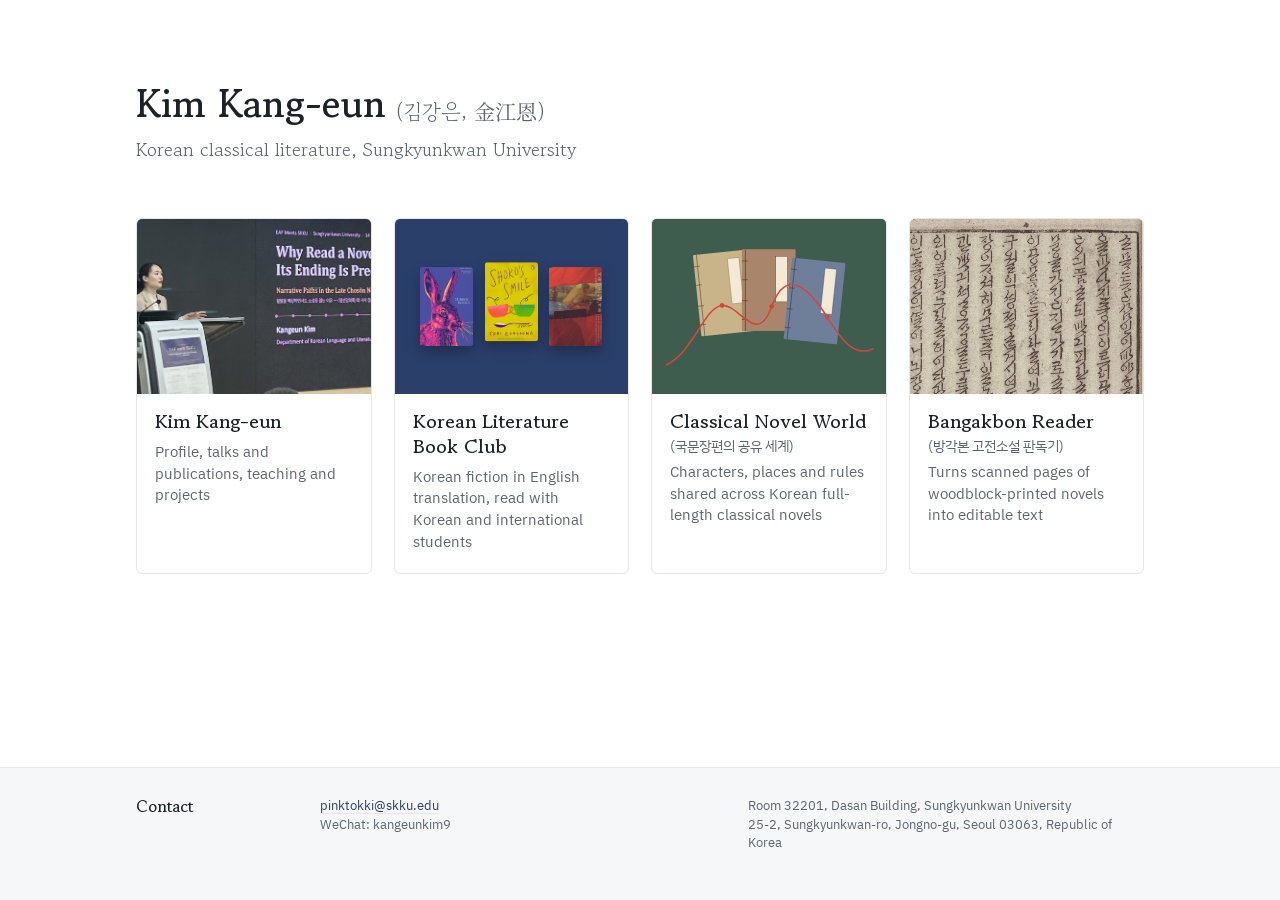
<file: index.html>
<!doctype html>
<html lang="en">
<head>
<meta charset="utf-8">
<meta name="viewport" content="width=device-width, initial-scale=1">
<title>Kim Kang-eun</title>
<meta name="description" content="Kim Kang-eun (김강은), Korean classical literature at Sungkyunkwan University. Profile, the Korean Literature Book Club, Classical Novel World and Bangakbon Reader.">
<meta property="og:title" content="Kim Kang-eun">
<meta property="og:image" content="https://kangeunkim9.github.io/images/eaf2026.jpg">
<meta property="og:type" content="website">
<link rel="preconnect" href="https://fonts.googleapis.com">
<link rel="preconnect" href="https://fonts.gstatic.com" crossorigin>
<link href="https://fonts.googleapis.com/css2?family=Gowun+Batang:wght@400;700&family=IBM+Plex+Sans+KR:wght@400;500&family=Noto+Serif+KR:wght@400;700&display=swap" rel="stylesheet">
<link rel="stylesheet" href="style.css?v=20261122i">
</head>
<body class="landing">
<main class="hub">
  <header class="hub-head">
    <h1>Kim Kang-eun<span class="name-ko">(김강은, 金江恩)</span></h1>
    <p>Korean classical literature, Sungkyunkwan University</p>
  </header>

  <ul class="tiles">
    <li>
      <a class="tile" href="about.html">
        <span class="tile-art art-photo"><img src="images/eaf2026.jpg" alt=""></span>
        <span class="tile-text">
          <span class="tile-title">Kim Kang-eun</span>
          <span class="tile-desc">Profile, talks and publications, teaching and projects</span>
        </span>
      </a>
    </li>
    <li>
      <a class="tile" href="book-club.html">
        <span class="tile-art art-books">
          <img src="images/books/cursed-bunny.jpg" alt="">
          <img src="images/books/shokos-smile.jpg" alt="">
          <img src="images/books/seoul-1964-winter.jpg" alt="">
        </span>
        <span class="tile-text">
          <span class="tile-title">Korean Literature Book Club</span>
          <span class="tile-desc">Korean fiction in English translation, read with Korean and international students</span>
        </span>
      </a>
    </li>
    <li>
      <a class="tile" href="https://kangeunkim9.github.io/classic-novel-db/#world">
        <span class="tile-art art-world" aria-hidden="true">
          <svg viewBox="0 0 400 300" preserveAspectRatio="xMidYMid meet">
            <rect width="400" height="300" fill="#3f5d4f"/>
            <g transform="translate(70 62) rotate(-6)">
              <rect width="92" height="140" rx="2" fill="#c9b48a"/><rect x="58" y="12" width="20" height="78" fill="#f3ead6" stroke="#8a7656" stroke-width=".8"/>
              <g stroke="#6b5a45" stroke-width="1.2"><path d="M6 0v140"/><path d="M0 20h10M0 52h10M0 88h10M0 120h10"/></g>
            </g>
            <g transform="translate(154 52)">
              <rect width="92" height="140" rx="2" fill="#a9866b"/><rect x="58" y="12" width="20" height="78" fill="#f3ead6" stroke="#6b4a2a" stroke-width=".8"/>
              <g stroke="#5a3e2b" stroke-width="1.2"><path d="M6 0v140"/><path d="M0 20h10M0 52h10M0 88h10M0 120h10"/></g>
            </g>
            <g transform="translate(240 66) rotate(6)">
              <rect width="92" height="140" rx="2" fill="#6f7f99"/><rect x="58" y="12" width="20" height="78" fill="#f3ead6" stroke="#46526a" stroke-width=".8"/>
              <g stroke="#3c465c" stroke-width="1.2"><path d="M6 0v140"/><path d="M0 20h10M0 52h10M0 88h10M0 120h10"/></g>
            </g>
            <path d="M24 250 C70 230 90 150 120 148 S 180 220 205 150 S 270 120 300 168 S 350 236 380 222" fill="none" stroke="#d2473a" stroke-width="2.6"/>
            <g fill="#d2473a"><circle cx="120" cy="148" r="4"/><circle cx="205" cy="150" r="4"/><circle cx="300" cy="168" r="4"/></g>
          </svg>
        </span>
        <span class="tile-text">
          <span class="tile-title">Classical Novel World<span class="tile-ko">(국문장편의 공유 세계)</span></span>
          <span class="tile-desc">Characters, places and rules shared across Korean full-length classical novels</span>
        </span>
      </a>
    </li>
    <li>
      <a class="tile" href="https://kangeunkim9.github.io/bangakbon-reader/">
        <span class="tile-art art-photo"><img src="images/bangakbon-sample.jpg" alt="A page of the woodblock-printed novel Geumhyang-jeonggi"></span>
        <span class="tile-text">
          <span class="tile-title">Bangakbon Reader<span class="tile-ko">(방각본 고전소설 판독기)</span></span>
          <span class="tile-desc">Turns scanned pages of woodblock-printed novels into editable text</span>
        </span>
      </a>
    </li>
  </ul>
</main>

<footer class="site-footer">
  <div class="inner">
    <h2>Contact</h2>
    <div>
      <p><a href="mailto:pinktokki@skku.edu">pinktokki@skku.edu</a></p>
      <p>WeChat: kangeunkim9</p>
    </div>
    <div>
      <p>Room 32201, Dasan Building, Sungkyunkwan University</p>
      <p>25-2, Sungkyunkwan-ro, Jongno-gu, Seoul 03063, Republic of Korea</p>
    </div>
  </div>
</footer>
</body>
</html>
</file>
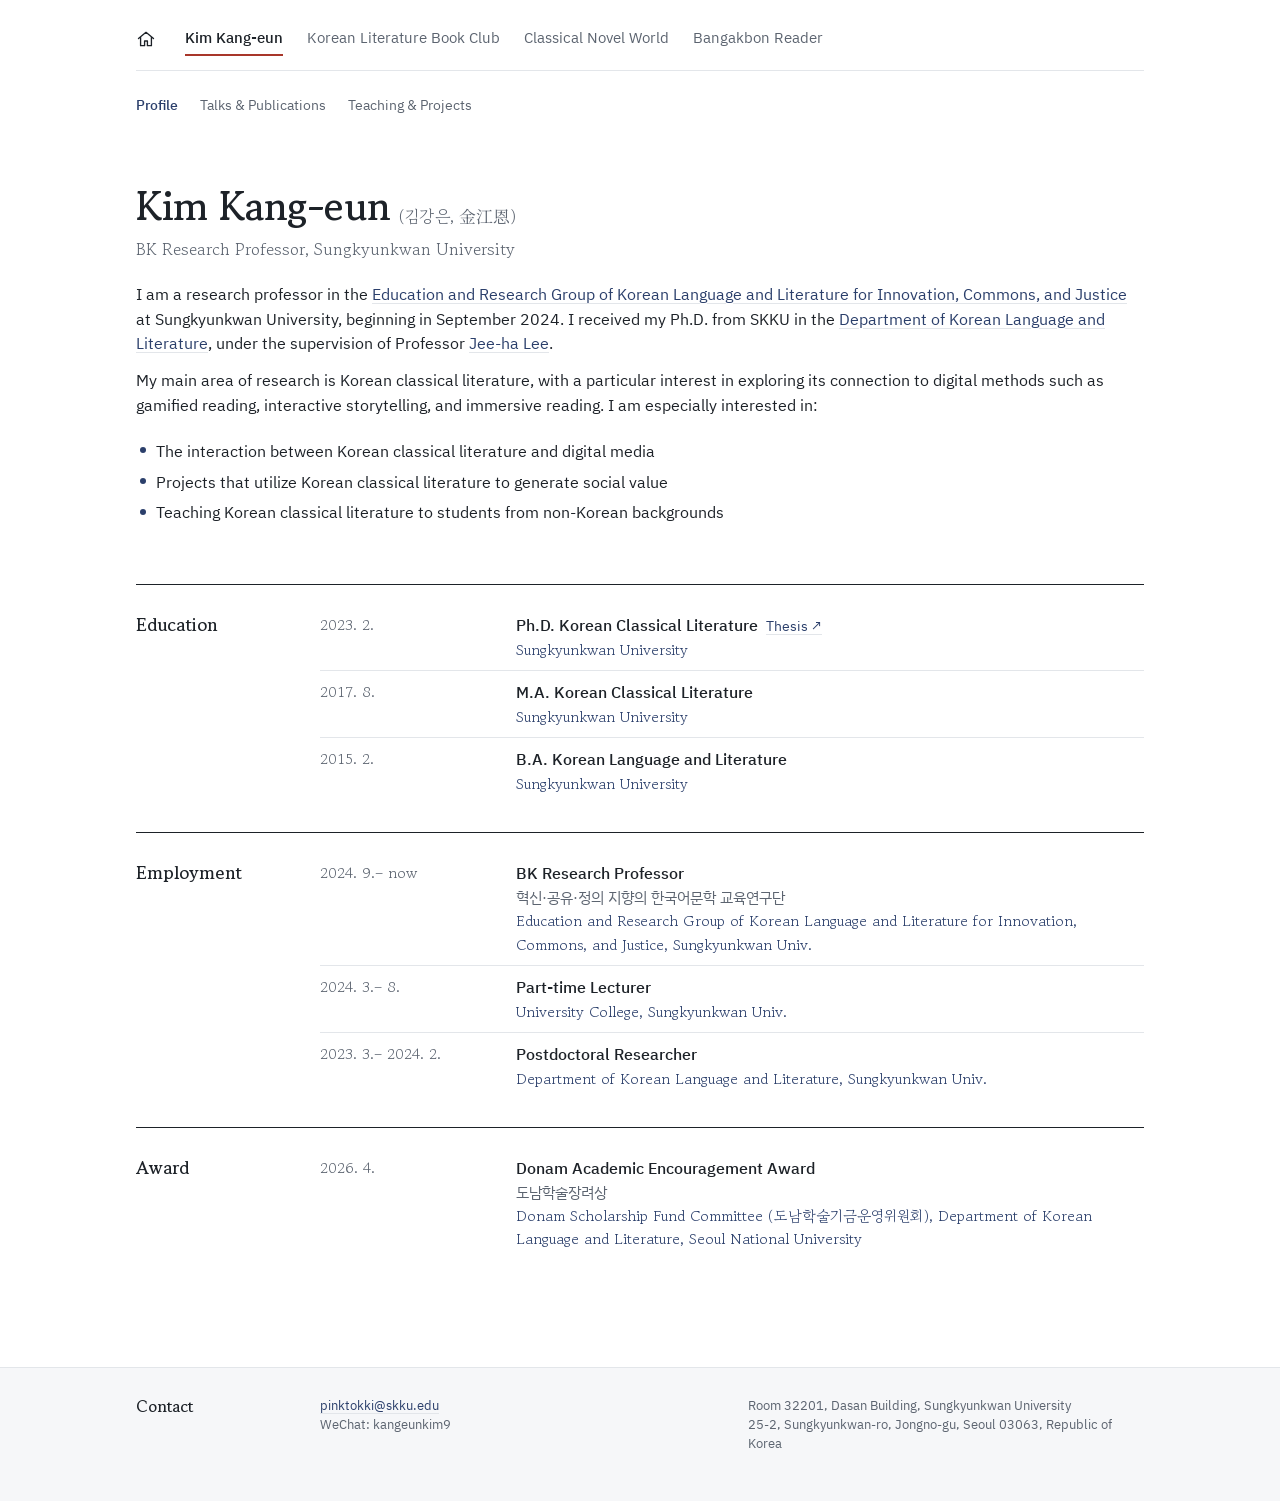
<file: about.html>
<!doctype html>
<html lang="en">
<head>
<meta charset="utf-8">
<meta name="viewport" content="width=device-width, initial-scale=1">
<title>Profile · Kim Kang-eun</title>
<meta name="description" content="Kim Kang-eun (김강은), BK Research Professor in Korean classical literature at Sungkyunkwan University.">
<meta property="og:title" content="Profile · Kim Kang-eun">
<meta property="og:image" content="https://kangeunkim9.github.io/images/eaf2026.jpg">
<meta property="og:type" content="website">
<link rel="preconnect" href="https://fonts.googleapis.com">
<link rel="preconnect" href="https://fonts.gstatic.com" crossorigin>
<link href="https://fonts.googleapis.com/css2?family=Gowun+Batang:wght@400;700&family=IBM+Plex+Sans+KR:wght@400;500&family=Noto+Serif+KR:wght@400;700&display=swap" rel="stylesheet">
<link rel="stylesheet" href="style.css?v=20261122i">
</head>
<body>
<header class="site-header">
  <div class="inner">
    <a class="home-link" href="./" aria-label="Main page" title="Main page"><svg viewBox="0 0 24 24" width="20" height="20" aria-hidden="true"><path d="M3 11.5 12 4l9 7.5M5.5 9.8V20h4.8v-5.6h3.4V20h4.8V9.8" fill="none" stroke="currentColor" stroke-width="1.6" stroke-linejoin="round" stroke-linecap="round"/></svg></a>
    <nav class="site-nav" aria-label="Main">
      <a href="about.html" aria-current="page">Kim Kang-eun</a>
      <a href="book-club.html">Korean Literature Book Club</a>
      <a href="https://kangeunkim9.github.io/classic-novel-db/#world">Classical Novel World</a>
      <a href="https://kangeunkim9.github.io/bangakbon-reader/">Bangakbon Reader</a>
    </nav>
  </div>
  <nav class="sub-nav inner" aria-label="Kim Kang-eun">
    <a href="about.html" aria-current="page">Profile</a>
    <a href="publications.html">Talks &amp; Publications</a>
    <a href="teaching.html">Teaching &amp; Projects</a>
  </nav>
</header>
<main class="home">
  <section class="hero no-photo">
    <div class="intro">
      <h1>Kim Kang-eun<span class="name-ko">(김강은, 金江恩)</span></h1>
      <p class="role">BK Research Professor, Sungkyunkwan University</p>
      <p>I am a research professor in the <a href="https://bk21four.skku.edu/bk21kr/main/main.jsp">Education and Research Group of Korean Language and Literature for Innovation, Commons, and Justice</a> at Sungkyunkwan University, beginning in September 2024. I received my Ph.D. from SKKU in the <a href="https://skb.skku.edu/korean/index.do">Department of Korean Language and Literature</a>, under the supervision of Professor <a href="https://professor.skku.edu/korean/faculty/faculty.do?mode=view&amp;perId=LZStrEwGwSgjgsg1CsFMBuATAFgEQGYIB7AEsAjAOQHMBeCoA%20&amp;">Jee-ha Lee</a>.</p>
      <p>My main area of research is Korean classical literature, with a particular interest in exploring its connection to digital methods such as gamified reading, interactive storytelling, and immersive reading. I am especially interested in:</p>
      <ul class="interests">
        <li>The interaction between Korean classical literature and digital media</li>
        <li>Projects that utilize Korean classical literature to generate social value</li>
        <li>Teaching Korean classical literature to students from non-Korean backgrounds</li>
      </ul>
    </div>
  </section>
  <section class="section">
    <h2>Education</h2>
    <div class="body">
    <ul class="entries">
      <li class="entry"><span class="when">2023. 2.</span><span class="what"><span class="title">Ph.D. Korean Classical Literature</span> <a class="ext" href="https://drive.google.com/file/d/13fFrlRaGn88kb7BzIPgIdNc3O7aPCyiW/view?usp=sharing">Thesis ↗</a><span class="where">Sungkyunkwan University</span></span></li>
      <li class="entry"><span class="when">2017. 8.</span><span class="what"><span class="title">M.A. Korean Classical Literature</span><span class="where">Sungkyunkwan University</span></span></li>
      <li class="entry"><span class="when">2015. 2.</span><span class="what"><span class="title">B.A. Korean Language and Literature</span><span class="where">Sungkyunkwan University</span></span></li>
    </ul>
    </div>
  </section>
  <section class="section">
    <h2>Employment</h2>
    <div class="body">
    <ul class="entries">
      <li class="entry"><span class="when">2024. 9.– now</span><span class="what"><span class="title">BK Research Professor</span><span class="ko">혁신·공유·정의 지향의 한국어문학 교육연구단</span><span class="where">Education and Research Group of Korean Language and Literature for Innovation, Commons, and Justice, Sungkyunkwan Univ.</span></span></li>
      <li class="entry"><span class="when">2024. 3.– 8.</span><span class="what"><span class="title">Part-time Lecturer</span><span class="where">University College, Sungkyunkwan Univ.</span></span></li>
      <li class="entry"><span class="when">2023. 3.– 2024. 2.</span><span class="what"><span class="title">Postdoctoral Researcher</span><span class="where">Department of Korean Language and Literature, Sungkyunkwan Univ.</span></span></li>
    </ul>
    </div>
  </section>
  <section class="section">
    <h2>Award</h2>
    <div class="body">
    <ul class="entries">
      <li class="entry"><span class="when">2026. 4.</span><span class="what"><span class="title">Donam Academic Encouragement Award</span><span class="ko">도남학술장려상</span><span class="where">Donam Scholarship Fund Committee (도남학술기금운영위원회), Department of Korean Language and Literature, Seoul National University</span></span></li>
    </ul>
    </div>
  </section>
</main>

<footer class="site-footer">
  <div class="inner">
    <h2>Contact</h2>
    <div>
      <p><a href="mailto:pinktokki@skku.edu">pinktokki@skku.edu</a></p>
      <p>WeChat: kangeunkim9</p>
    </div>
    <div>
      <p>Room 32201, Dasan Building, Sungkyunkwan University</p>
      <p>25-2, Sungkyunkwan-ro, Jongno-gu, Seoul 03063, Republic of Korea</p>
    </div>
  </div>
</footer>
</body>
</html>
</file>
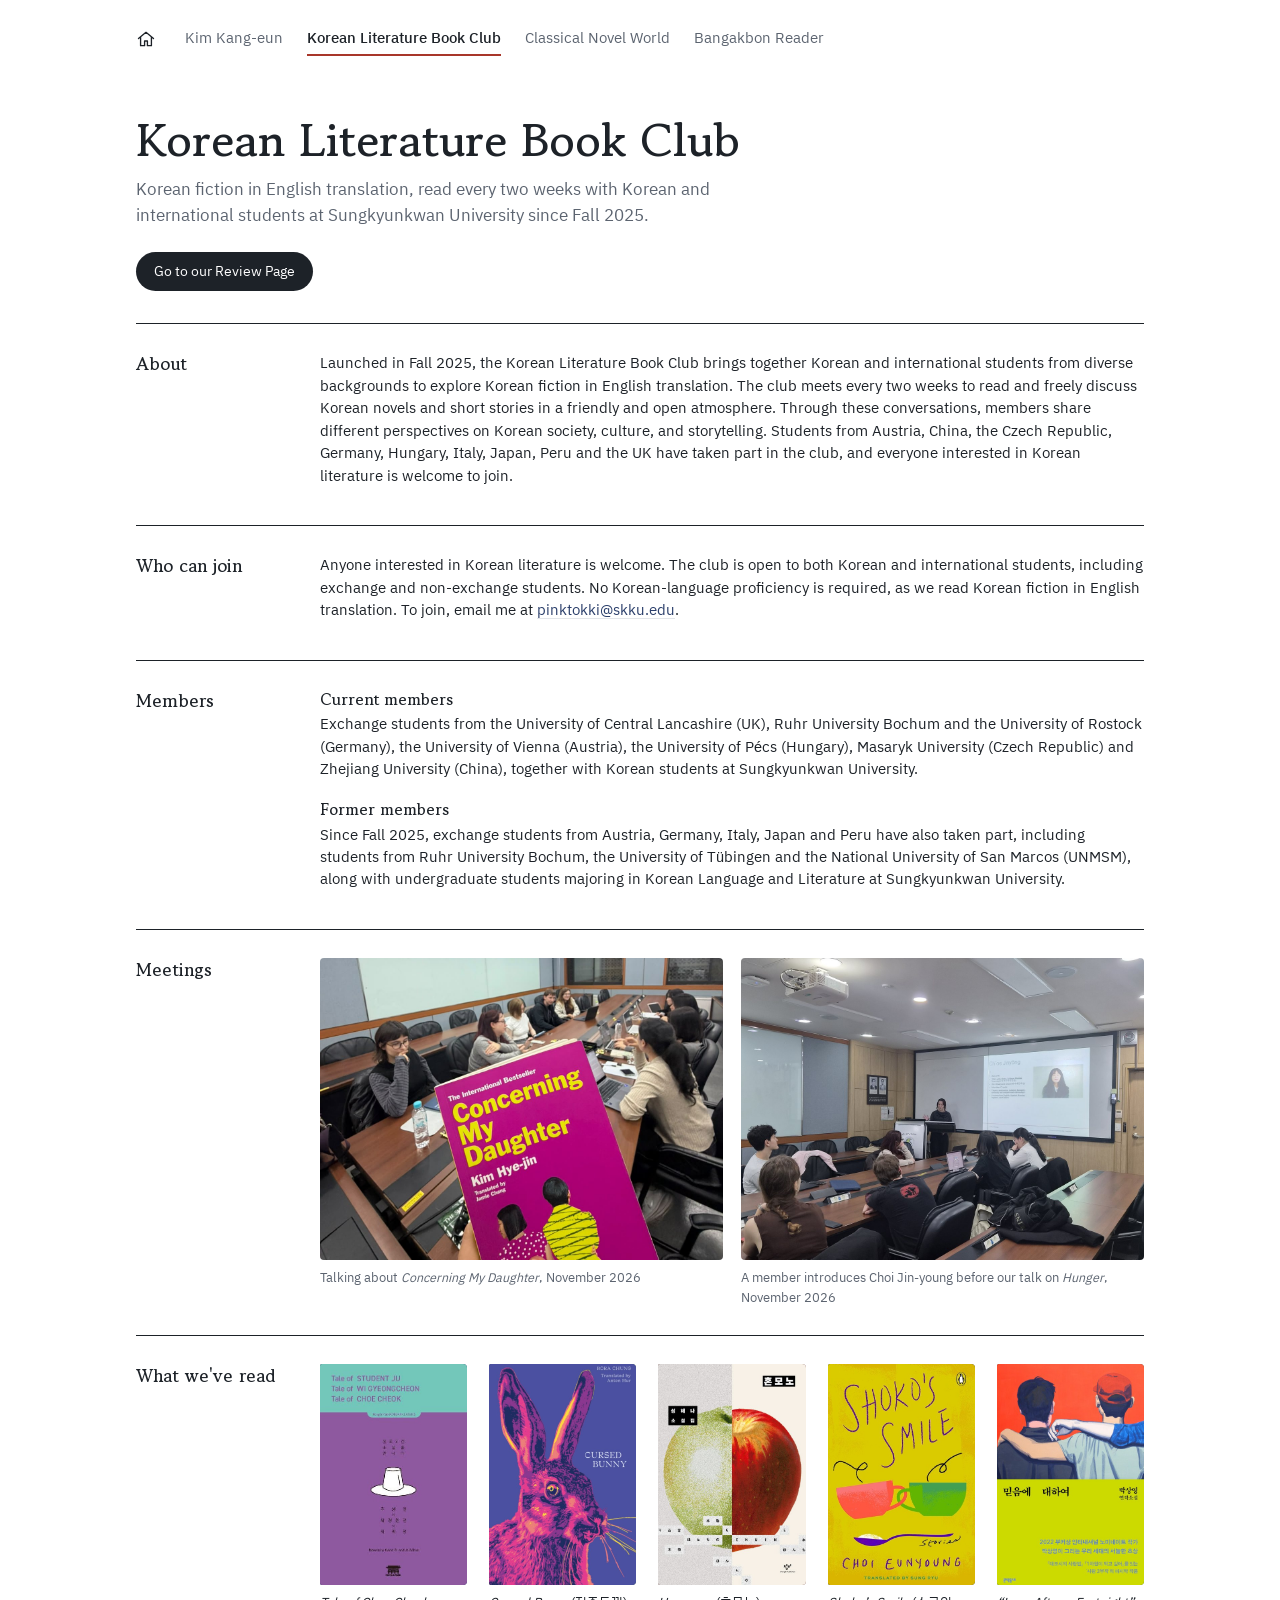
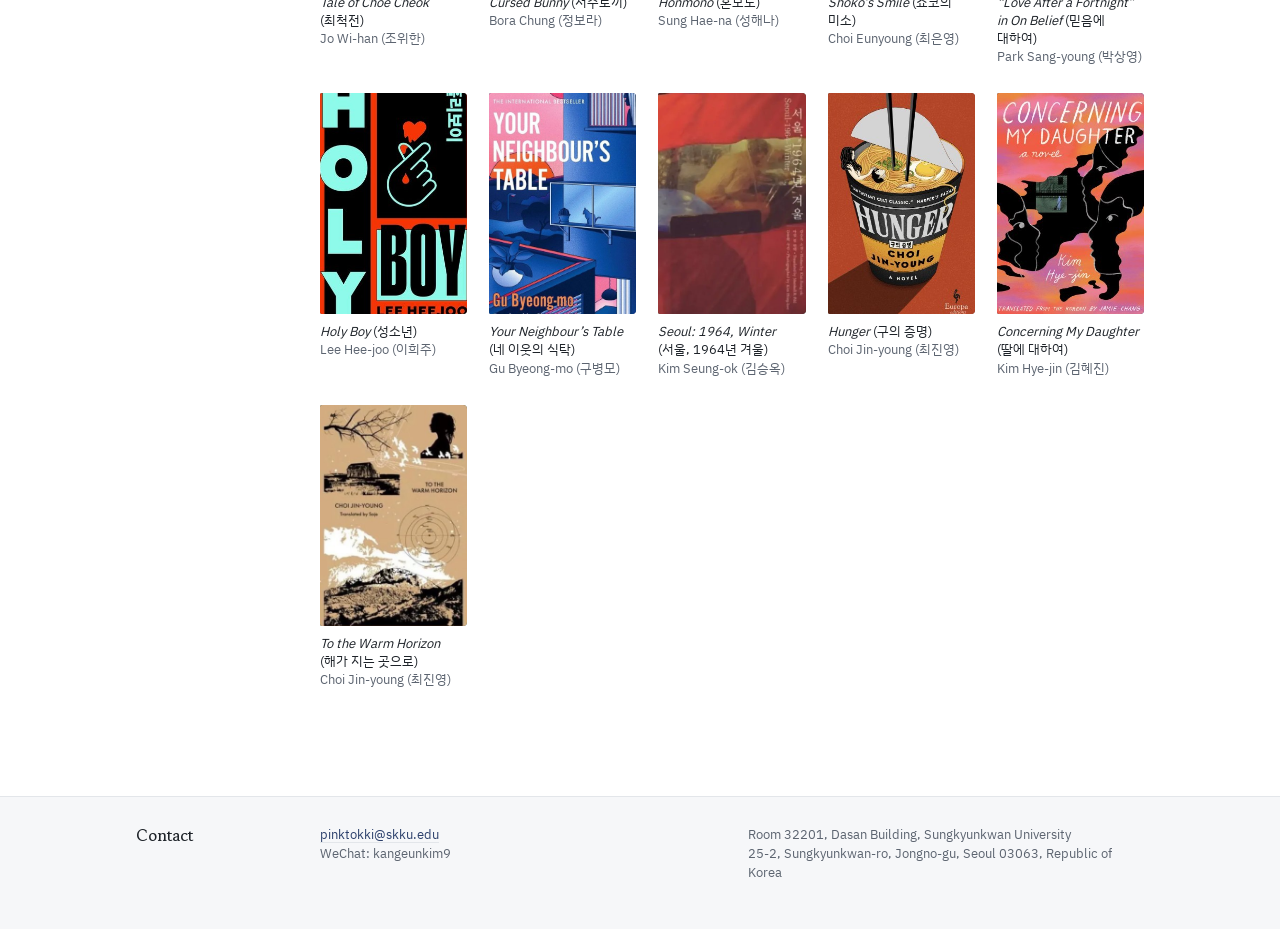
<file: book-club.html>
<!doctype html>
<html lang="en">
<head>
<meta charset="utf-8">
<meta name="viewport" content="width=device-width, initial-scale=1">
<title>Korean Literature Book Club · Kim Kang-eun</title>
<meta name="description" content="A book club at Sungkyunkwan University reading Korean fiction in English translation with Korean and international students.">
<meta property="og:title" content="Korean Literature Book Club · Kim Kang-eun">
<meta property="og:image" content="https://kangeunkim9.github.io/images/eaf2026.jpg">
<meta property="og:type" content="website">
<link rel="preconnect" href="https://fonts.googleapis.com">
<link rel="preconnect" href="https://fonts.gstatic.com" crossorigin>
<link href="https://fonts.googleapis.com/css2?family=Gowun+Batang:wght@400;700&family=IBM+Plex+Sans+KR:wght@400;500&family=Noto+Serif+KR:wght@400;700&display=swap" rel="stylesheet">
<link rel="stylesheet" href="style.css?v=20261122i">
</head>
<body>
<header class="site-header">
  <div class="inner">
    <a class="home-link" href="./" aria-label="Main page" title="Main page"><svg viewBox="0 0 24 24" width="20" height="20" aria-hidden="true"><path d="M3 11.5 12 4l9 7.5M5.5 9.8V20h4.8v-5.6h3.4V20h4.8V9.8" fill="none" stroke="currentColor" stroke-width="1.6" stroke-linejoin="round" stroke-linecap="round"/></svg></a>
    <nav class="site-nav" aria-label="Main">
      <a href="about.html">Kim Kang-eun</a>
      <a href="book-club.html" aria-current="page">Korean Literature Book Club</a>
      <a href="https://kangeunkim9.github.io/classic-novel-db/#world">Classical Novel World</a>
      <a href="https://kangeunkim9.github.io/bangakbon-reader/">Bangakbon Reader</a>
    </nav>
  </div>
</header>
<main>
  <h1 class="page-title">Korean Literature Book Club</h1>
  <p class="page-lede">Korean fiction in English translation, read every two weeks with Korean and international students at Sungkyunkwan University since Fall 2025.</p>
  <p class="review-link"><a class="button" href="https://kangeunkim9.github.io/bookclub/">Go to our Review Page</a></p>
  <section class="section">
    <h2>About</h2>
    <div class="body">
      <div class="prose">
        <p>Launched in Fall 2025, the Korean Literature Book Club brings together Korean and international students from diverse backgrounds to explore Korean fiction in English translation. The club meets every two weeks to read and freely discuss Korean novels and short stories in a friendly and open atmosphere. Through these conversations, members share different perspectives on Korean society, culture, and storytelling. Students from Austria, China, the Czech Republic, Germany, Hungary, Italy, Japan, Peru and the UK have taken part in the club, and everyone interested in Korean literature is welcome to join.</p>
      </div>
    </div>
  </section>
  <section class="section">
    <h2>Who can join</h2>
    <div class="body">
      <div class="prose">
        <p>Anyone interested in Korean literature is welcome. The club is open to both Korean and international students, including exchange and non-exchange students. No Korean-language proficiency is required, as we read Korean fiction in English translation. To join, email me at <a href="mailto:pinktokki@skku.edu">pinktokki@skku.edu</a>.</p>
      </div>
    </div>
  </section>
  <section class="section">
    <h2>Members</h2>
    <div class="body">
      <div class="prose">
        <h3>Current members</h3>
        <p>Exchange students from the University of Central Lancashire (UK), Ruhr University Bochum and the University of Rostock (Germany), the University of Vienna (Austria), the University of Pécs (Hungary), Masaryk University (Czech Republic) and Zhejiang University (China), together with Korean students at Sungkyunkwan University.</p>
        <h3>Former members</h3>
        <p>Since Fall 2025, exchange students from Austria, Germany, Italy, Japan and Peru have also taken part, including students from Ruhr University Bochum, the University of Tübingen and the National University of San Marcos (UNMSM), along with undergraduate students majoring in Korean Language and Literature at Sungkyunkwan University.</p>
      </div>
    </div>
  </section>
  <section class="section">
    <h2>Meetings</h2>
    <div class="body">
      <div class="meeting-photos">
        <figure>
          <img src="images/bookclub-daughter-2026.jpg" alt="Book club members around a table, with a copy of Concerning My Daughter in front" loading="lazy">
          <figcaption>Talking about <em>Concerning My Daughter</em>, November 2026</figcaption>
        </figure>
        <figure>
          <img src="images/bookclub-hunger-2026.jpg" alt="A member presenting on the author Choi Jin-young to the book club" loading="lazy">
          <figcaption>A member introduces Choi Jin-young before our talk on <em>Hunger</em>, November 2026</figcaption>
        </figure>
      </div>
    </div>
  </section>
  <section class="section">
    <h2>What we&#x27;ve read</h2>
    <div class="body">
      <div class="books">
        <figure class="book">
          <div class="cover"><img src="images/books/choe-cheok.jpg" alt="Cover of Tale of Choe Cheok" loading="lazy" onerror="if(this.dataset.r){this.src=this.dataset.r;this.removeAttribute('data-r')}else{this.remove()}"><span class="slip">최척전</span></div>
          <figcaption><em>Tale of Choe Cheok</em> (최척전)<br><span class="by">Jo Wi-han (조위한)</span></figcaption>
        </figure>
        <figure class="book">
          <div class="cover"><img src="images/books/cursed-bunny.jpg" alt="Cover of Cursed Bunny" loading="lazy" onerror="if(this.dataset.r){this.src=this.dataset.r;this.removeAttribute('data-r')}else{this.remove()}"><span class="slip">저주토끼</span></div>
          <figcaption><em>Cursed Bunny</em> (저주토끼)<br><span class="by">Bora Chung (정보라)</span></figcaption>
        </figure>
        <figure class="book">
          <div class="cover"><img src="images/books/honmono.jpg" alt="Cover of Honmono" loading="lazy" onerror="if(this.dataset.r){this.src=this.dataset.r;this.removeAttribute('data-r')}else{this.remove()}"><span class="slip">혼모노</span></div>
          <figcaption><em>Honmono</em> (혼모노)<br><span class="by">Sung Hae-na (성해나)</span></figcaption>
        </figure>
        <figure class="book">
          <div class="cover"><img src="images/books/shokos-smile.jpg" alt="Cover of Shoko’s Smile" loading="lazy" onerror="if(this.dataset.r){this.src=this.dataset.r;this.removeAttribute('data-r')}else{this.remove()}"><span class="slip">쇼코의 미소</span></div>
          <figcaption><em>Shoko’s Smile</em> (쇼코의 미소)<br><span class="by">Choi Eunyoung (최은영)</span></figcaption>
        </figure>
        <figure class="book">
          <div class="cover"><img src="images/books/on-belief.jpg" alt="Cover of “Love After a Fortnight” in On Belief" loading="lazy" onerror="if(this.dataset.r){this.src=this.dataset.r;this.removeAttribute('data-r')}else{this.remove()}"><span class="slip">믿음에 대하여</span></div>
          <figcaption><em>“Love After a Fortnight” in On Belief</em> (믿음에 대하여)<br><span class="by">Park Sang-young (박상영)</span></figcaption>
        </figure>
        <figure class="book">
          <div class="cover"><img src="images/books/holy-boy.jpg" alt="Cover of Holy Boy" loading="lazy" onerror="if(this.dataset.r){this.src=this.dataset.r;this.removeAttribute('data-r')}else{this.remove()}"><span class="slip">성소년</span></div>
          <figcaption><em>Holy Boy</em> (성소년)<br><span class="by">Lee Hee-joo (이희주)</span></figcaption>
        </figure>
        <figure class="book">
          <div class="cover"><img src="images/books/neighbours-table.jpg" alt="Cover of Your Neighbour’s Table" loading="lazy" onerror="if(this.dataset.r){this.src=this.dataset.r;this.removeAttribute('data-r')}else{this.remove()}"><span class="slip">네 이웃의 식탁</span></div>
          <figcaption><em>Your Neighbour’s Table</em> (네 이웃의 식탁)<br><span class="by">Gu Byeong-mo (구병모)</span></figcaption>
        </figure>
        <figure class="book">
          <div class="cover"><img src="images/books/seoul-1964-winter.jpg" alt="Cover of Seoul: 1964, Winter" loading="lazy" onerror="if(this.dataset.r){this.src=this.dataset.r;this.removeAttribute('data-r')}else{this.remove()}"><span class="slip">서울 1964년 겨울</span></div>
          <figcaption><em>Seoul: 1964, Winter</em> (서울, 1964년 겨울)<br><span class="by">Kim Seung-ok (김승옥)</span></figcaption>
        </figure>
        <figure class="book">
          <div class="cover"><img src="images/books/hunger.jpg" alt="Cover of Hunger" loading="lazy" onerror="this.remove()"><span class="slip">구의 증명</span></div>
          <figcaption><em>Hunger</em> (구의 증명)<br><span class="by">Choi Jin-young (최진영)</span></figcaption>
        </figure>
        <figure class="book">
          <div class="cover"><img src="images/books/concerning-my-daughter.jpg" alt="Cover of Concerning My Daughter" loading="lazy" onerror="this.remove()"><span class="slip">딸에 대하여</span></div>
          <figcaption><em>Concerning My Daughter</em> (딸에 대하여)<br><span class="by">Kim Hye-jin (김혜진)</span></figcaption>
        </figure>
        <figure class="book">
          <div class="cover"><img src="images/books/to-the-warm-horizon.jpg" alt="Cover of To the Warm Horizon" loading="lazy" onerror="this.remove()"><span class="slip">해가 지는 곳으로</span></div>
          <figcaption><em>To the Warm Horizon</em> (해가 지는 곳으로)<br><span class="by">Choi Jin-young (최진영)</span></figcaption>
        </figure>
      </div>
    </div>
  </section>
</main>

<footer class="site-footer">
  <div class="inner">
    <h2>Contact</h2>
    <div>
      <p><a href="mailto:pinktokki@skku.edu">pinktokki@skku.edu</a></p>
      <p>WeChat: kangeunkim9</p>
    </div>
    <div>
      <p>Room 32201, Dasan Building, Sungkyunkwan University</p>
      <p>25-2, Sungkyunkwan-ro, Jongno-gu, Seoul 03063, Republic of Korea</p>
    </div>
  </div>
</footer>
</body>
</html>
</file>
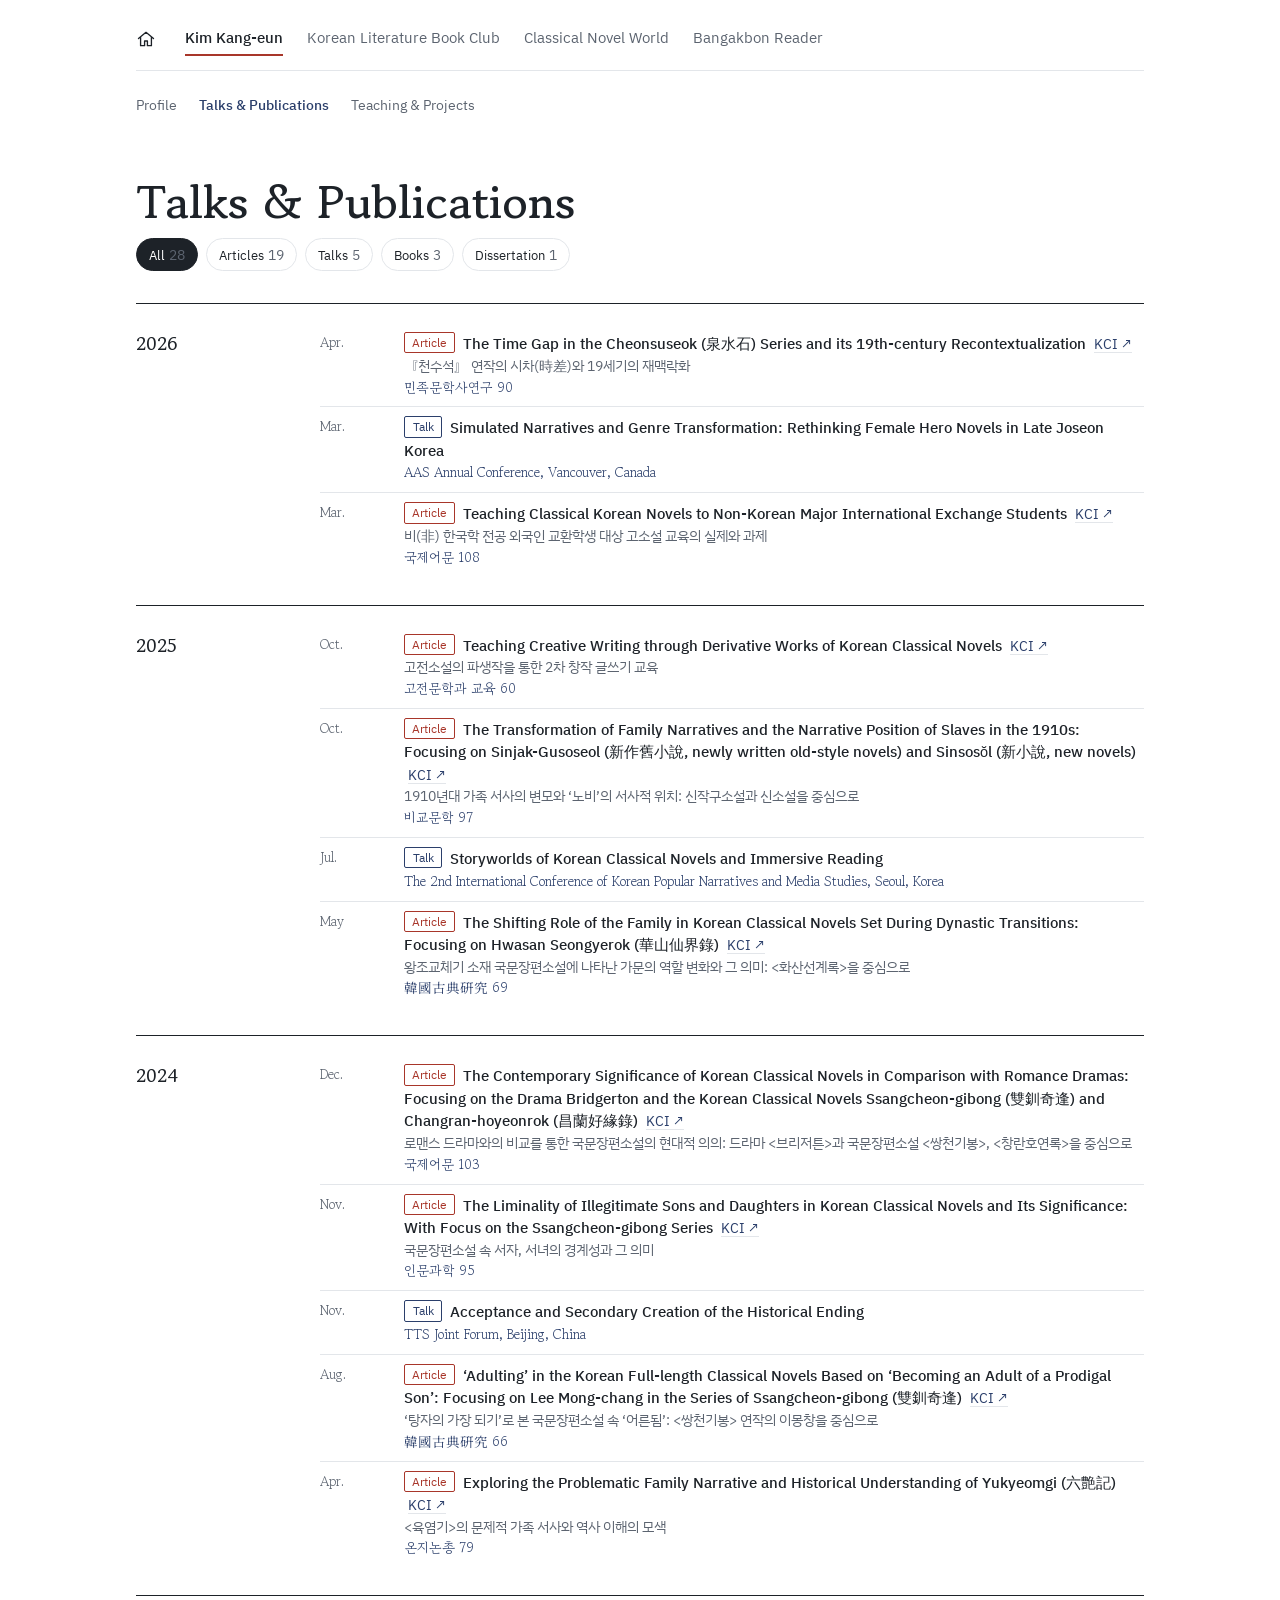
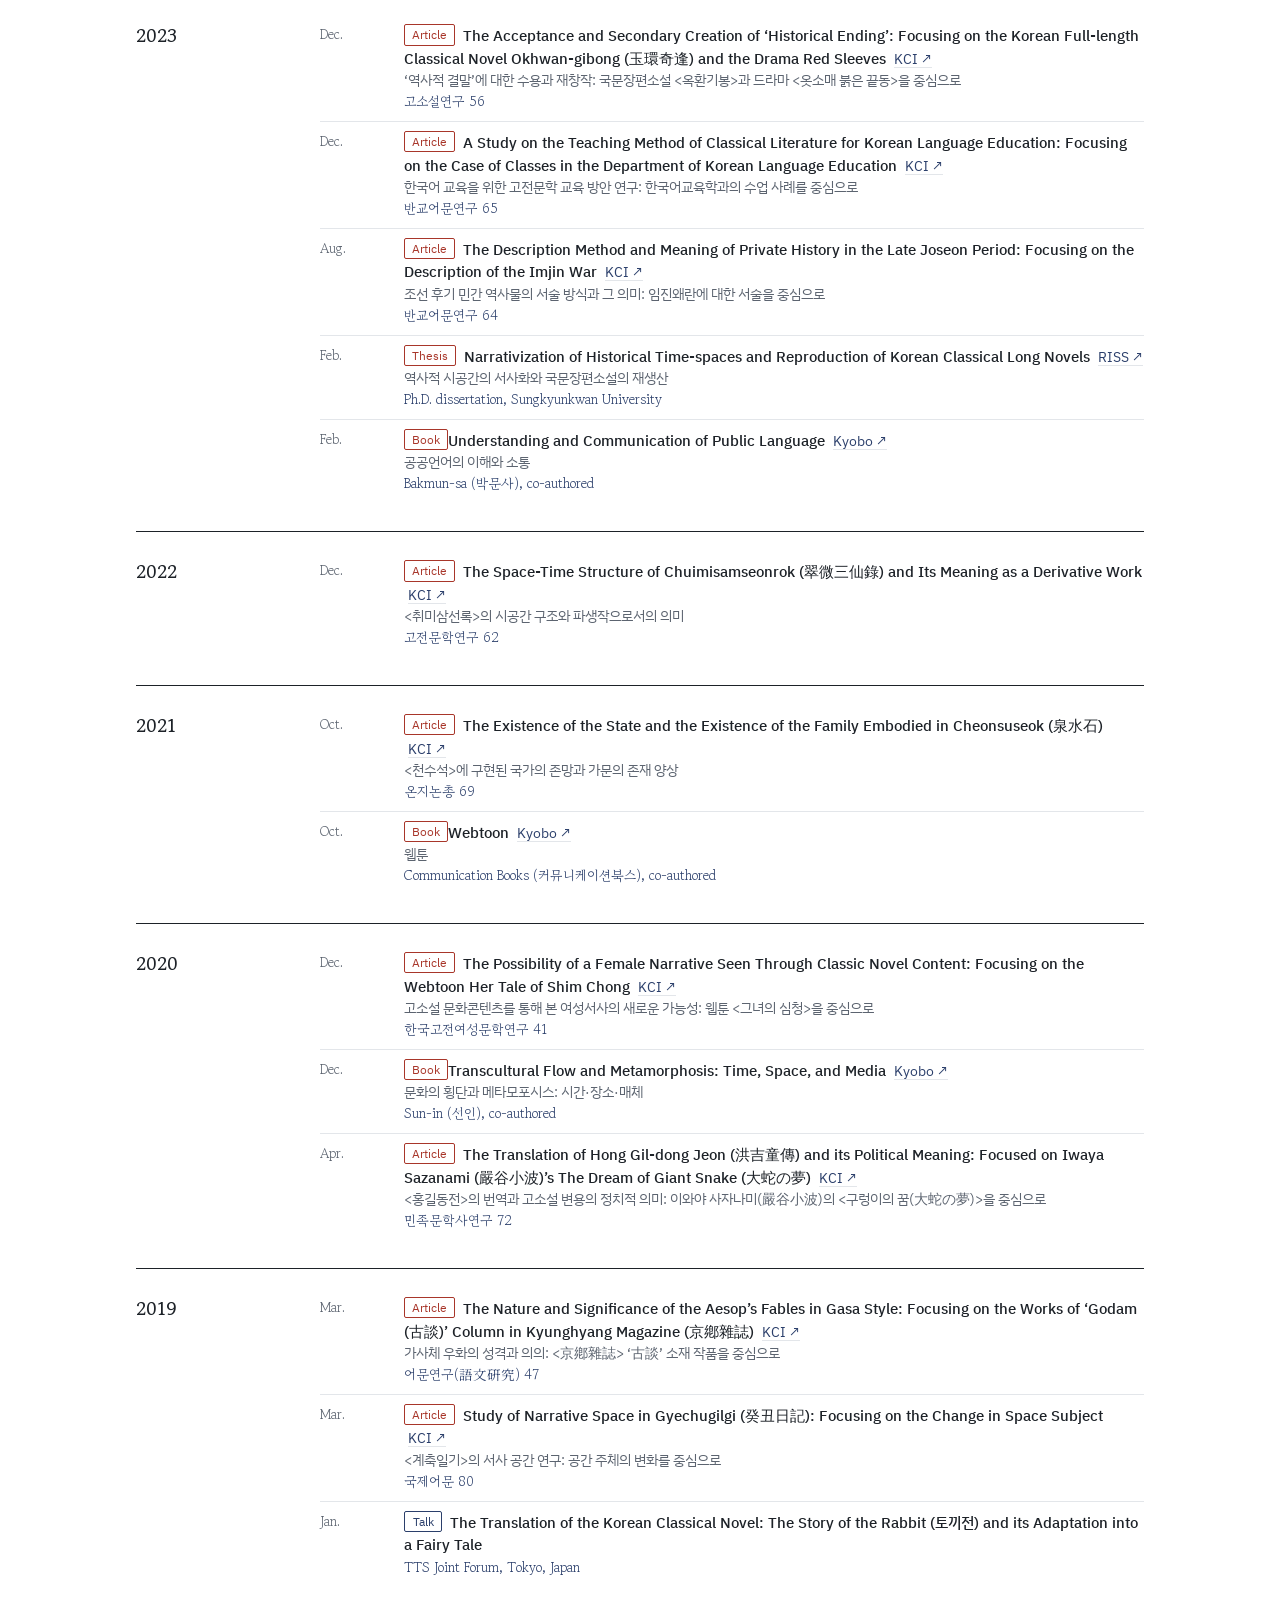
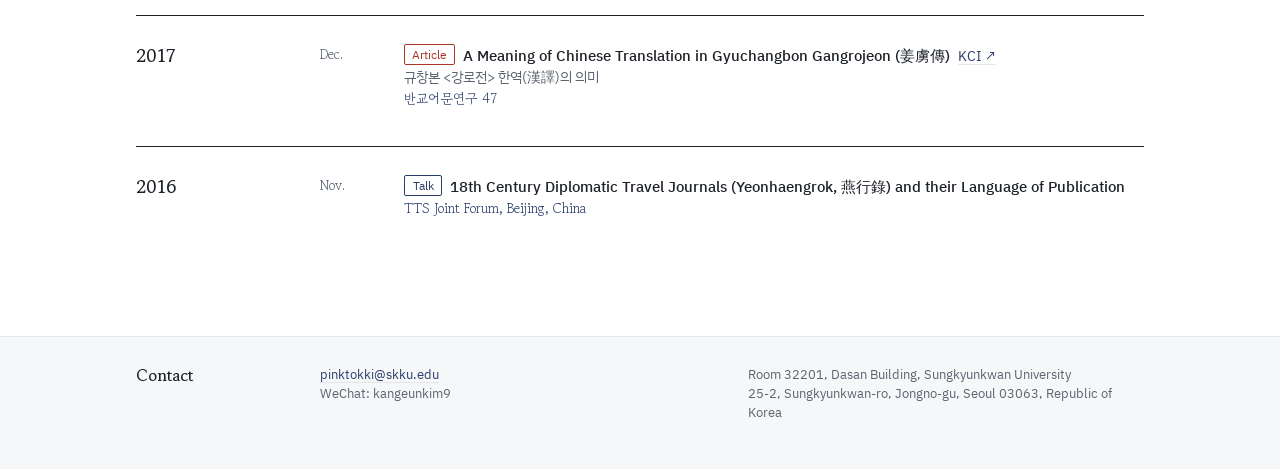
<file: publications.html>
<!doctype html>
<html lang="en">
<head>
<meta charset="utf-8">
<meta name="viewport" content="width=device-width, initial-scale=1">
<title>Talks &amp; Publications · Kim Kang-eun</title>
<meta name="description" content="Journal articles, talks, dissertation and co-authored books by Kim Kang-eun.">
<meta property="og:title" content="Talks &amp; Publications · Kim Kang-eun">
<meta property="og:image" content="https://kangeunkim9.github.io/images/eaf2026.jpg">
<meta property="og:type" content="website">
<link rel="preconnect" href="https://fonts.googleapis.com">
<link rel="preconnect" href="https://fonts.gstatic.com" crossorigin>
<link href="https://fonts.googleapis.com/css2?family=Gowun+Batang:wght@400;700&family=IBM+Plex+Sans+KR:wght@400;500&family=Noto+Serif+KR:wght@400;700&display=swap" rel="stylesheet">
<link rel="stylesheet" href="style.css?v=20261122i">
</head>
<body>
<header class="site-header">
  <div class="inner">
    <a class="home-link" href="./" aria-label="Main page" title="Main page"><svg viewBox="0 0 24 24" width="20" height="20" aria-hidden="true"><path d="M3 11.5 12 4l9 7.5M5.5 9.8V20h4.8v-5.6h3.4V20h4.8V9.8" fill="none" stroke="currentColor" stroke-width="1.6" stroke-linejoin="round" stroke-linecap="round"/></svg></a>
    <nav class="site-nav" aria-label="Main">
      <a href="about.html" aria-current="page">Kim Kang-eun</a>
      <a href="book-club.html">Korean Literature Book Club</a>
      <a href="https://kangeunkim9.github.io/classic-novel-db/#world">Classical Novel World</a>
      <a href="https://kangeunkim9.github.io/bangakbon-reader/">Bangakbon Reader</a>
    </nav>
  </div>
  <nav class="sub-nav inner" aria-label="Kim Kang-eun">
    <a href="about.html">Profile</a>
    <a href="publications.html" aria-current="page">Talks &amp; Publications</a>
    <a href="teaching.html">Teaching &amp; Projects</a>
  </nav>
</header>
<main>
  <h1 class="page-title">Talks &amp; Publications</h1>
  <div class="filter" role="group" aria-label="Show">
    <button type="button" data-filter="all" aria-pressed="true">All<span class="count">28</span></button>
    <button type="button" data-filter="article" aria-pressed="false">Articles<span class="count">19</span></button>
    <button type="button" data-filter="talk" aria-pressed="false">Talks<span class="count">5</span></button>
    <button type="button" data-filter="book" aria-pressed="false">Books<span class="count">3</span></button>
    <button type="button" data-filter="thesis" aria-pressed="false">Dissertation<span class="count">1</span></button>
  </div>
  <section class="section" data-kinds="article talk">
    <h2>2026</h2>
    <div class="body">
    <ul class="entries by-month">
      <li class="entry" data-kind="article"><span class="when">Apr.</span><span class="what"><span class="tag article">Article</span><span class="title">The Time Gap in the Cheonsuseok (泉水石) Series and its 19th-century Recontextualization</span> <a class="ext" href="https://www.kci.go.kr/kciportal/landing/article.kci?arti_id=ART003335802">KCI ↗</a><span class="ko">『천수석』 연작의 시차(時差)와 19세기의 재맥락화</span><span class="where">민족문학사연구 90</span></span></li>
      <li class="entry" data-kind="talk"><span class="when">Mar.</span><span class="what"><span class="tag talk">Talk</span><span class="title">Simulated Narratives and Genre Transformation: Rethinking Female Hero Novels in Late Joseon Korea</span><span class="where">AAS Annual Conference, Vancouver, Canada</span></span></li>
      <li class="entry" data-kind="article"><span class="when">Mar.</span><span class="what"><span class="tag article">Article</span><span class="title">Teaching Classical Korean Novels to Non-Korean Major International Exchange Students</span> <a class="ext" href="https://www.kci.go.kr/kciportal/ci/sereArticleSearch/ciSereArtiView.kci?sereArticleSearchBean.artiId=ART003325470">KCI ↗</a><span class="ko">비(非) 한국학 전공 외국인 교환학생 대상 고소설 교육의 실제와 과제</span><span class="where">국제어문 108</span></span></li>
    </ul>
    </div>
  </section>
  <section class="section" data-kinds="article talk">
    <h2>2025</h2>
    <div class="body">
    <ul class="entries by-month">
      <li class="entry" data-kind="article"><span class="when">Oct.</span><span class="what"><span class="tag article">Article</span><span class="title">Teaching Creative Writing through Derivative Works of Korean Classical Novels</span> <a class="ext" href="https://www.kci.go.kr/kciportal/ci/sereArticleSearch/ciSereArtiView.kci?sereArticleSearchBean.artiId=ART003261616">KCI ↗</a><span class="ko">고전소설의 파생작을 통한 2차 창작 글쓰기 교육</span><span class="where">고전문학과 교육 60</span></span></li>
      <li class="entry" data-kind="article"><span class="when">Oct.</span><span class="what"><span class="tag article">Article</span><span class="title">The Transformation of Family Narratives and the Narrative Position of Slaves in the 1910s: Focusing on Sinjak-Gusoseol (新作舊小說, newly written old-style novels) and Sinsosŏl (新小說, new novels)</span> <a class="ext" href="https://www.kci.go.kr/kciportal/ci/sereArticleSearch/ciSereArtiView.kci?sereArticleSearchBean.artiId=ART003263441">KCI ↗</a><span class="ko">1910년대 가족 서사의 변모와 ‘노비’의 서사적 위치: 신작구소설과 신소설을 중심으로</span><span class="where">비교문학 97</span></span></li>
      <li class="entry" data-kind="talk"><span class="when">Jul.</span><span class="what"><span class="tag talk">Talk</span><span class="title">Storyworlds of Korean Classical Novels and Immersive Reading</span><span class="where">The 2nd International Conference of Korean Popular Narratives and Media Studies, Seoul, Korea</span></span></li>
      <li class="entry" data-kind="article"><span class="when">May</span><span class="what"><span class="tag article">Article</span><span class="title">The Shifting Role of the Family in Korean Classical Novels Set During Dynastic Transitions: Focusing on Hwasan Seongyerok (華山仙界錄)</span> <a class="ext" href="https://www.kci.go.kr/kciportal/ci/sereArticleSearch/ciSereArtiView.kci?sereArticleSearchBean.artiId=ART003208988">KCI ↗</a><span class="ko">왕조교체기 소재 국문장편소설에 나타난 가문의 역할 변화와 그 의미: &lt;화산선계록&gt;을 중심으로</span><span class="where">韓國古典硏究 69</span></span></li>
    </ul>
    </div>
  </section>
  <section class="section" data-kinds="article talk">
    <h2>2024</h2>
    <div class="body">
    <ul class="entries by-month">
      <li class="entry" data-kind="article"><span class="when">Dec.</span><span class="what"><span class="tag article">Article</span><span class="title">The Contemporary Significance of Korean Classical Novels in Comparison with Romance Dramas: Focusing on the Drama Bridgerton and the Korean Classical Novels Ssangcheon-gibong (雙釧奇逢) and Changran-hoyeonrok (昌蘭好緣錄)</span> <a class="ext" href="https://www.kci.go.kr/kciportal/ci/sereArticleSearch/ciSereArtiView.kci?sereArticleSearchBean.artiId=ART003165787">KCI ↗</a><span class="ko">로맨스 드라마와의 비교를 통한 국문장편소설의 현대적 의의: 드라마 &lt;브리저튼&gt;과 국문장편소설 &lt;쌍천기봉&gt;, &lt;창란호연록&gt;을 중심으로</span><span class="where">국제어문 103</span></span></li>
      <li class="entry" data-kind="article"><span class="when">Nov.</span><span class="what"><span class="tag article">Article</span><span class="title">The Liminality of Illegitimate Sons and Daughters in Korean Classical Novels and Its Significance: With Focus on the Ssangcheon-gibong Series</span> <a class="ext" href="https://www.kci.go.kr/kciportal/ci/sereArticleSearch/ciSereArtiView.kci?sereArticleSearchBean.artiId=ART003143165">KCI ↗</a><span class="ko">국문장편소설 속 서자, 서녀의 경계성과 그 의미</span><span class="where">인문과학 95</span></span></li>
      <li class="entry" data-kind="talk"><span class="when">Nov.</span><span class="what"><span class="tag talk">Talk</span><span class="title">Acceptance and Secondary Creation of the Historical Ending</span><span class="where">TTS Joint Forum, Beijing, China</span></span></li>
      <li class="entry" data-kind="article"><span class="when">Aug.</span><span class="what"><span class="tag article">Article</span><span class="title">‘Adulting’ in the Korean Full-length Classical Novels Based on ‘Becoming an Adult of a Prodigal Son’: Focusing on Lee Mong-chang in the Series of Ssangcheon-gibong (雙釧奇逢)</span> <a class="ext" href="https://www.kci.go.kr/kciportal/ci/sereArticleSearch/ciSereArtiView.kci?sereArticleSearchBean.artiId=ART003112617">KCI ↗</a><span class="ko">‘탕자의 가장 되기’로 본 국문장편소설 속 ‘어른됨’: &lt;쌍천기봉&gt; 연작의 이몽창을 중심으로</span><span class="where">韓國古典硏究 66</span></span></li>
      <li class="entry" data-kind="article"><span class="when">Apr.</span><span class="what"><span class="tag article">Article</span><span class="title">Exploring the Problematic Family Narrative and Historical Understanding of Yukyeomgi (六艶記)</span> <a class="ext" href="https://www.kci.go.kr/kciportal/ci/sereArticleSearch/ciSereArtiView.kci?sereArticleSearchBean.artiId=ART003074275">KCI ↗</a><span class="ko">&lt;육염기&gt;의 문제적 가족 서사와 역사 이해의 모색</span><span class="where">온지논총 79</span></span></li>
    </ul>
    </div>
  </section>
  <section class="section" data-kinds="article book thesis">
    <h2>2023</h2>
    <div class="body">
    <ul class="entries by-month">
      <li class="entry" data-kind="article"><span class="when">Dec.</span><span class="what"><span class="tag article">Article</span><span class="title">The Acceptance and Secondary Creation of ‘Historical Ending’: Focusing on the Korean Full-length Classical Novel Okhwan-gibong (玉環奇逢) and the Drama Red Sleeves</span> <a class="ext" href="https://www.kci.go.kr/kciportal/ci/sereArticleSearch/ciSereArtiView.kci?sereArticleSearchBean.artiId=ART003045188">KCI ↗</a><span class="ko">‘역사적 결말’에 대한 수용과 재창작: 국문장편소설 &lt;옥환기봉&gt;과 드라마 &lt;옷소매 붉은 끝동&gt;을 중심으로</span><span class="where">고소설연구 56</span></span></li>
      <li class="entry" data-kind="article"><span class="when">Dec.</span><span class="what"><span class="tag article">Article</span><span class="title">A Study on the Teaching Method of Classical Literature for Korean Language Education: Focusing on the Case of Classes in the Department of Korean Language Education</span> <a class="ext" href="https://www.kci.go.kr/kciportal/ci/sereArticleSearch/ciSereArtiView.kci?sereArticleSearchBean.artiId=ART003033225">KCI ↗</a><span class="ko">한국어 교육을 위한 고전문학 교육 방안 연구: 한국어교육학과의 수업 사례를 중심으로</span><span class="where">반교어문연구 65</span></span></li>
      <li class="entry" data-kind="article"><span class="when">Aug.</span><span class="what"><span class="tag article">Article</span><span class="title">The Description Method and Meaning of Private History in the Late Joseon Period: Focusing on the Description of the Imjin War</span> <a class="ext" href="https://www.kci.go.kr/kciportal/ci/sereArticleSearch/ciSereArtiView.kci?sereArticleSearchBean.artiId=ART002989694">KCI ↗</a><span class="ko">조선 후기 민간 역사물의 서술 방식과 그 의미: 임진왜란에 대한 서술을 중심으로</span><span class="where">반교어문연구 64</span></span></li>
      <li class="entry" data-kind="thesis"><span class="when">Feb.</span><span class="what"><span class="tag thesis">Thesis</span><span class="title">Narrativization of Historical Time-spaces and Reproduction of Korean Classical Long Novels</span> <a class="ext" href="https://www.riss.kr/link?id=T16647671">RISS ↗</a><span class="ko">역사적 시공간의 서사화와 국문장편소설의 재생산</span><span class="where">Ph.D. dissertation, Sungkyunkwan University</span></span></li>
      <li class="entry" data-kind="book"><span class="when">Feb.</span><span class="what"><span class="tag book">Book</span><span class="title">Understanding and Communication of Public Language</span> <a class="ext" href="https://product.kyobobook.co.kr/detail/S000201399933">Kyobo ↗</a><span class="ko">공공언어의 이해와 소통</span><span class="where">Bakmun-sa (박문사), co-authored</span></span></li>
    </ul>
    </div>
  </section>
  <section class="section" data-kinds="article">
    <h2>2022</h2>
    <div class="body">
    <ul class="entries by-month">
      <li class="entry" data-kind="article"><span class="when">Dec.</span><span class="what"><span class="tag article">Article</span><span class="title">The Space-Time Structure of Chuimisamseonrok (翠微三仙錄) and Its Meaning as a Derivative Work</span> <a class="ext" href="https://www.kci.go.kr/kciportal/ci/sereArticleSearch/ciSereArtiView.kci?sereArticleSearchBean.artiId=ART002922994">KCI ↗</a><span class="ko">&lt;취미삼선록&gt;의 시공간 구조와 파생작으로서의 의미</span><span class="where">고전문학연구 62</span></span></li>
    </ul>
    </div>
  </section>
  <section class="section" data-kinds="article book">
    <h2>2021</h2>
    <div class="body">
    <ul class="entries by-month">
      <li class="entry" data-kind="article"><span class="when">Oct.</span><span class="what"><span class="tag article">Article</span><span class="title">The Existence of the State and the Existence of the Family Embodied in Cheonsuseok (泉水石)</span> <a class="ext" href="https://www.kci.go.kr/kciportal/ci/sereArticleSearch/ciSereArtiView.kci?sereArticleSearchBean.artiId=ART002773610">KCI ↗</a><span class="ko">&lt;천수석&gt;에 구현된 국가의 존망과 가문의 존재 양상</span><span class="where">온지논총 69</span></span></li>
      <li class="entry" data-kind="book"><span class="when">Oct.</span><span class="what"><span class="tag book">Book</span><span class="title">Webtoon</span> <a class="ext" href="https://product.kyobobook.co.kr/detail/S000200017596">Kyobo ↗</a><span class="ko">웹툰</span><span class="where">Communication Books (커뮤니케이션북스), co-authored</span></span></li>
    </ul>
    </div>
  </section>
  <section class="section" data-kinds="article book">
    <h2>2020</h2>
    <div class="body">
    <ul class="entries by-month">
      <li class="entry" data-kind="article"><span class="when">Dec.</span><span class="what"><span class="tag article">Article</span><span class="title">The Possibility of a Female Narrative Seen Through Classic Novel Content: Focusing on the Webtoon Her Tale of Shim Chong</span> <a class="ext" href="https://www.kci.go.kr/kciportal/ci/sereArticleSearch/ciSereArtiView.kci?sereArticleSearchBean.artiId=ART002662007">KCI ↗</a><span class="ko">고소설 문화콘텐츠를 통해 본 여성서사의 새로운 가능성: 웹툰 &lt;그녀의 심청&gt;을 중심으로</span><span class="where">한국고전여성문학연구 41</span></span></li>
      <li class="entry" data-kind="book"><span class="when">Dec.</span><span class="what"><span class="tag book">Book</span><span class="title">Transcultural Flow and Metamorphosis: Time, Space, and Media</span> <a class="ext" href="https://product.kyobobook.co.kr/detail/S000001794930">Kyobo ↗</a><span class="ko">문화의 횡단과 메타모포시스: 시간·장소·매체</span><span class="where">Sun-in (선인), co-authored</span></span></li>
      <li class="entry" data-kind="article"><span class="when">Apr.</span><span class="what"><span class="tag article">Article</span><span class="title">The Translation of Hong Gil-dong Jeon (洪吉童傳) and its Political Meaning: Focused on Iwaya Sazanami (嚴谷小波)’s The Dream of Giant Snake (大蛇の夢)</span> <a class="ext" href="https://www.kci.go.kr/kciportal/ci/sereArticleSearch/ciSereArtiView.kci?sereArticleSearchBean.artiId=ART002585979">KCI ↗</a><span class="ko">&lt;홍길동전&gt;의 번역과 고소설 변용의 정치적 의미: 이와야 사자나미(嚴谷小波)의 &lt;구렁이의 꿈(大蛇の夢)&gt;을 중심으로</span><span class="where">민족문학사연구 72</span></span></li>
    </ul>
    </div>
  </section>
  <section class="section" data-kinds="article talk">
    <h2>2019</h2>
    <div class="body">
    <ul class="entries by-month">
      <li class="entry" data-kind="article"><span class="when">Mar.</span><span class="what"><span class="tag article">Article</span><span class="title">The Nature and Significance of the Aesop’s Fables in Gasa Style: Focusing on the Works of ‘Godam (古談)’ Column in Kyunghyang Magazine (京鄕雜誌)</span> <a class="ext" href="https://www.kci.go.kr/kciportal/ci/sereArticleSearch/ciSereArtiView.kci?sereArticleSearchBean.artiId=ART002451560">KCI ↗</a><span class="ko">가사체 우화의 성격과 의의: &lt;京鄕雜誌&gt; ‘古談’ 소재 작품을 중심으로</span><span class="where">어문연구(語文硏究) 47</span></span></li>
      <li class="entry" data-kind="article"><span class="when">Mar.</span><span class="what"><span class="tag article">Article</span><span class="title">Study of Narrative Space in Gyechugilgi (癸丑日記): Focusing on the Change in Space Subject</span> <a class="ext" href="https://www.kci.go.kr/kciportal/ci/sereArticleSearch/ciSereArtiView.kci?sereArticleSearchBean.artiId=ART002451588">KCI ↗</a><span class="ko">&lt;계축일기&gt;의 서사 공간 연구: 공간 주체의 변화를 중심으로</span><span class="where">국제어문 80</span></span></li>
      <li class="entry" data-kind="talk"><span class="when">Jan.</span><span class="what"><span class="tag talk">Talk</span><span class="title">The Translation of the Korean Classical Novel: The Story of the Rabbit (토끼전) and its Adaptation into a Fairy Tale</span><span class="where">TTS Joint Forum, Tokyo, Japan</span></span></li>
    </ul>
    </div>
  </section>
  <section class="section" data-kinds="article">
    <h2>2017</h2>
    <div class="body">
    <ul class="entries by-month">
      <li class="entry" data-kind="article"><span class="when">Dec.</span><span class="what"><span class="tag article">Article</span><span class="title">A Meaning of Chinese Translation in Gyuchangbon Gangrojeon (姜虜傳)</span> <a class="ext" href="https://www.kci.go.kr/kciportal/ci/sereArticleSearch/ciSereArtiView.kci?sereArticleSearchBean.artiId=ART002296260">KCI ↗</a><span class="ko">규창본 &lt;강로전&gt; 한역(漢譯)의 의미</span><span class="where">반교어문연구 47</span></span></li>
    </ul>
    </div>
  </section>
  <section class="section" data-kinds="talk">
    <h2>2016</h2>
    <div class="body">
    <ul class="entries by-month">
      <li class="entry" data-kind="talk"><span class="when">Nov.</span><span class="what"><span class="tag talk">Talk</span><span class="title">18th Century Diplomatic Travel Journals (Yeonhaengrok, 燕行錄) and their Language of Publication</span><span class="where">TTS Joint Forum, Beijing, China</span></span></li>
    </ul>
    </div>
  </section>
</main>

<script>
(function () {
  var buttons = document.querySelectorAll('.filter button');
  var sections = document.querySelectorAll('main .section');
  buttons.forEach(function (b) {
    b.addEventListener('click', function () {
      var f = b.getAttribute('data-filter');
      buttons.forEach(function (x) { x.setAttribute('aria-pressed', x === b ? 'true' : 'false'); });
      sections.forEach(function (s) {
        var shown = 0;
        s.querySelectorAll('.entry').forEach(function (li) {
          var ok = f === 'all' || li.getAttribute('data-kind') === f;
          li.hidden = !ok;
          if (ok) shown++;
        });
        s.hidden = shown === 0;
      });
    });
  });
})();
</script>
<footer class="site-footer">
  <div class="inner">
    <h2>Contact</h2>
    <div>
      <p><a href="mailto:pinktokki@skku.edu">pinktokki@skku.edu</a></p>
      <p>WeChat: kangeunkim9</p>
    </div>
    <div>
      <p>Room 32201, Dasan Building, Sungkyunkwan University</p>
      <p>25-2, Sungkyunkwan-ro, Jongno-gu, Seoul 03063, Republic of Korea</p>
    </div>
  </div>
</footer>
</body>
</html>
</file>
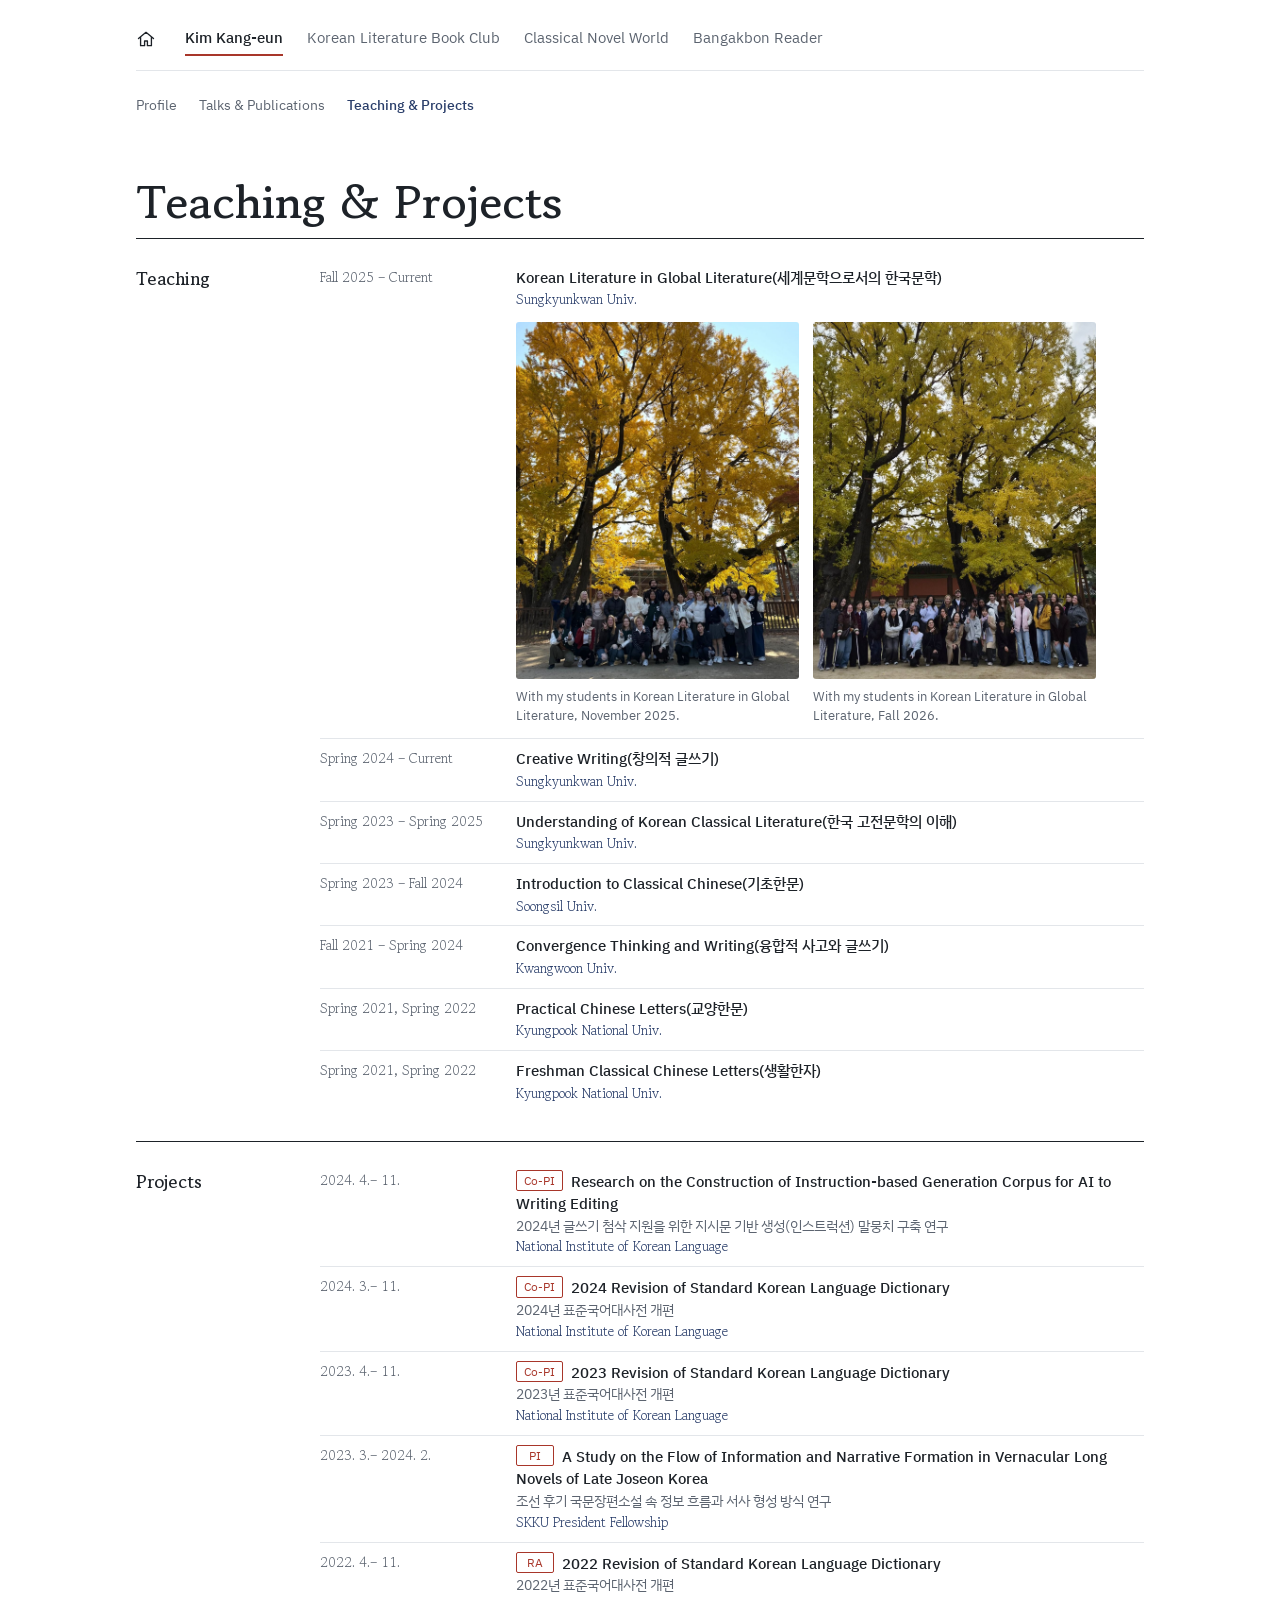
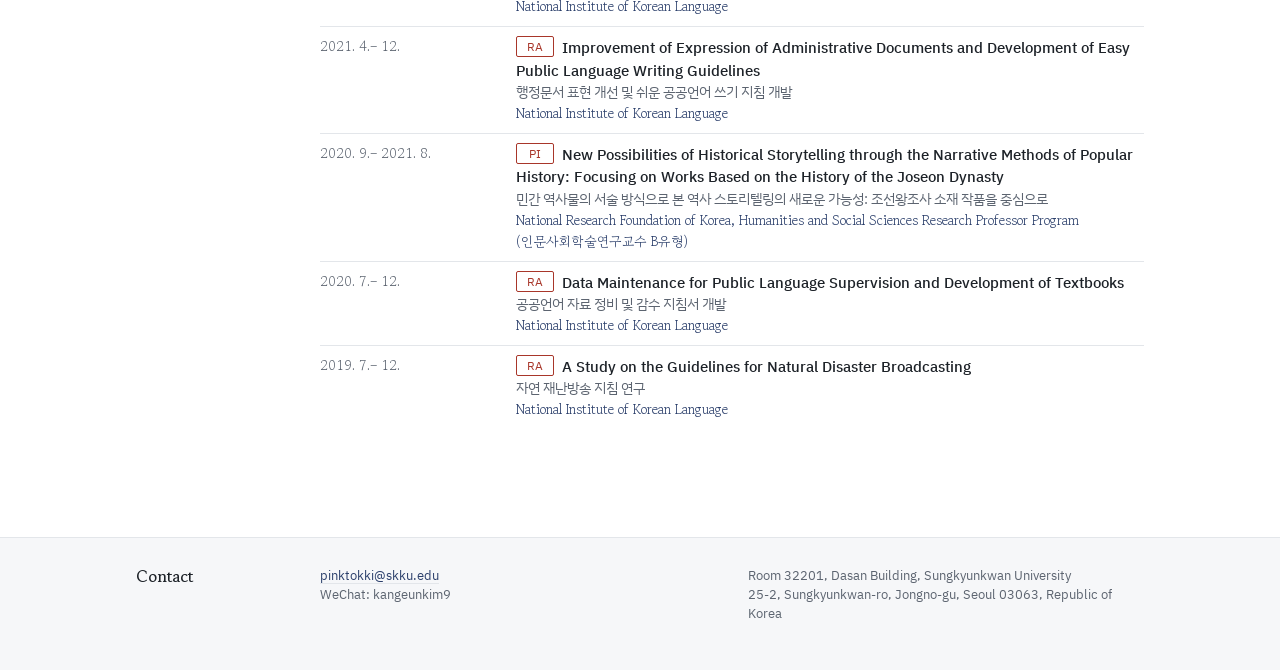
<file: teaching.html>
<!doctype html>
<html lang="en">
<head>
<meta charset="utf-8">
<meta name="viewport" content="width=device-width, initial-scale=1">
<title>Teaching &amp; Projects · Kim Kang-eun</title>
<meta name="description" content="Courses taught and research projects of Kim Kang-eun.">
<meta property="og:title" content="Teaching &amp; Projects · Kim Kang-eun">
<meta property="og:image" content="https://kangeunkim9.github.io/images/eaf2026.jpg">
<meta property="og:type" content="website">
<link rel="preconnect" href="https://fonts.googleapis.com">
<link rel="preconnect" href="https://fonts.gstatic.com" crossorigin>
<link href="https://fonts.googleapis.com/css2?family=Gowun+Batang:wght@400;700&family=IBM+Plex+Sans+KR:wght@400;500&family=Noto+Serif+KR:wght@400;700&display=swap" rel="stylesheet">
<link rel="stylesheet" href="style.css?v=20261122i">
</head>
<body>
<header class="site-header">
  <div class="inner">
    <a class="home-link" href="./" aria-label="Main page" title="Main page"><svg viewBox="0 0 24 24" width="20" height="20" aria-hidden="true"><path d="M3 11.5 12 4l9 7.5M5.5 9.8V20h4.8v-5.6h3.4V20h4.8V9.8" fill="none" stroke="currentColor" stroke-width="1.6" stroke-linejoin="round" stroke-linecap="round"/></svg></a>
    <nav class="site-nav" aria-label="Main">
      <a href="about.html" aria-current="page">Kim Kang-eun</a>
      <a href="book-club.html">Korean Literature Book Club</a>
      <a href="https://kangeunkim9.github.io/classic-novel-db/#world">Classical Novel World</a>
      <a href="https://kangeunkim9.github.io/bangakbon-reader/">Bangakbon Reader</a>
    </nav>
  </div>
  <nav class="sub-nav inner" aria-label="Kim Kang-eun">
    <a href="about.html">Profile</a>
    <a href="publications.html">Talks &amp; Publications</a>
    <a href="teaching.html" aria-current="page">Teaching &amp; Projects</a>
  </nav>
</header>
<main>
  <h1 class="page-title">Teaching &amp; Projects</h1>
  <section class="section">
    <h2>Teaching</h2>
    <div class="body">
    <ul class="entries">
      <li class="entry"><span class="when">Fall 2025 – Current</span><span class="what"><span class="title">Korean Literature in Global Literature(세계문학으로서의 한국문학)</span><span class="where">Sungkyunkwan Univ.</span><span class="class-photos"><figure class="class-photo">
          <img src="images/class-2025.jpg" alt="Kim Kang-eun with students of Korean Literature in Global Literature under ginkgo trees" loading="lazy" onerror="this.closest('figure').remove()">
          <figcaption>With my students in Korean Literature in Global Literature, November 2025.</figcaption>
        </figure><figure class="class-photo">
          <img src="images/class-2026.jpg" alt="Kim Kang-eun with students of Korean Literature in Global Literature, Fall 2026, under ginkgo trees" loading="lazy" onerror="this.closest('figure').remove()">
          <figcaption>With my students in Korean Literature in Global Literature, Fall 2026.</figcaption>
        </figure></span></span></li>
      <li class="entry"><span class="when">Spring 2024 – Current</span><span class="what"><span class="title">Creative Writing(창의적 글쓰기)</span><span class="where">Sungkyunkwan Univ.</span></span></li>
      <li class="entry"><span class="when">Spring 2023 – Spring 2025</span><span class="what"><span class="title">Understanding of Korean Classical Literature(한국 고전문학의 이해)</span><span class="where">Sungkyunkwan Univ.</span></span></li>
      <li class="entry"><span class="when">Spring 2023 – Fall 2024</span><span class="what"><span class="title">Introduction to Classical Chinese(기초한문)</span><span class="where">Soongsil Univ.</span></span></li>
      <li class="entry"><span class="when">Fall 2021 – Spring 2024</span><span class="what"><span class="title">Convergence Thinking and Writing(융합적 사고와 글쓰기)</span><span class="where">Kwangwoon Univ.</span></span></li>
      <li class="entry"><span class="when">Spring 2021, Spring 2022</span><span class="what"><span class="title">Practical Chinese Letters(교양한문)</span><span class="where">Kyungpook National Univ.</span></span></li>
      <li class="entry"><span class="when">Spring 2021, Spring 2022</span><span class="what"><span class="title">Freshman Classical Chinese Letters(생활한자)</span><span class="where">Kyungpook National Univ.</span></span></li>
    </ul>
    </div>
  </section>
  <section class="section">
    <h2>Projects</h2>
    <div class="body">
    <ul class="entries">
      <li class="entry"><span class="when">2024. 4.– 11.</span><span class="what"><span class="tag ">Co-PI</span><span class="title">Research on the Construction of Instruction-based Generation Corpus for AI to Writing Editing</span><span class="ko">2024년 글쓰기 첨삭 지원을 위한 지시문 기반 생성(인스트럭션) 말뭉치 구축 연구</span><span class="where">National Institute of Korean Language</span></span></li>
      <li class="entry"><span class="when">2024. 3.– 11.</span><span class="what"><span class="tag ">Co-PI</span><span class="title">2024 Revision of Standard Korean Language Dictionary</span><span class="ko">2024년 표준국어대사전 개편</span><span class="where">National Institute of Korean Language</span></span></li>
      <li class="entry"><span class="when">2023. 4.– 11.</span><span class="what"><span class="tag ">Co-PI</span><span class="title">2023 Revision of Standard Korean Language Dictionary</span><span class="ko">2023년 표준국어대사전 개편</span><span class="where">National Institute of Korean Language</span></span></li>
      <li class="entry"><span class="when">2023. 3.– 2024. 2.</span><span class="what"><span class="tag ">PI</span><span class="title">A Study on the Flow of Information and Narrative Formation in Vernacular Long Novels of Late Joseon Korea</span><span class="ko">조선 후기 국문장편소설 속 정보 흐름과 서사 형성 방식 연구</span><span class="where">SKKU President Fellowship</span></span></li>
      <li class="entry"><span class="when">2022. 4.– 11.</span><span class="what"><span class="tag ">RA</span><span class="title">2022 Revision of Standard Korean Language Dictionary</span><span class="ko">2022년 표준국어대사전 개편</span><span class="where">National Institute of Korean Language</span></span></li>
      <li class="entry"><span class="when">2021. 4.– 12.</span><span class="what"><span class="tag ">RA</span><span class="title">Improvement of Expression of Administrative Documents and Development of Easy Public Language Writing Guidelines</span><span class="ko">행정문서 표현 개선 및 쉬운 공공언어 쓰기 지침 개발</span><span class="where">National Institute of Korean Language</span></span></li>
      <li class="entry"><span class="when">2020. 9.– 2021. 8.</span><span class="what"><span class="tag ">PI</span><span class="title">New Possibilities of Historical Storytelling through the Narrative Methods of Popular History: Focusing on Works Based on the History of the Joseon Dynasty</span><span class="ko">민간 역사물의 서술 방식으로 본 역사 스토리텔링의 새로운 가능성: 조선왕조사 소재 작품을 중심으로</span><span class="where">National Research Foundation of Korea, Humanities and Social Sciences Research Professor Program (인문사회학술연구교수 B유형)</span></span></li>
      <li class="entry"><span class="when">2020. 7.– 12.</span><span class="what"><span class="tag ">RA</span><span class="title">Data Maintenance for Public Language Supervision and Development of Textbooks</span><span class="ko">공공언어 자료 정비 및 감수 지침서 개발</span><span class="where">National Institute of Korean Language</span></span></li>
      <li class="entry"><span class="when">2019. 7.– 12.</span><span class="what"><span class="tag ">RA</span><span class="title">A Study on the Guidelines for Natural Disaster Broadcasting</span><span class="ko">자연 재난방송 지침 연구</span><span class="where">National Institute of Korean Language</span></span></li>
    </ul>
    </div>
  </section>
</main>

<footer class="site-footer">
  <div class="inner">
    <h2>Contact</h2>
    <div>
      <p><a href="mailto:pinktokki@skku.edu">pinktokki@skku.edu</a></p>
      <p>WeChat: kangeunkim9</p>
    </div>
    <div>
      <p>Room 32201, Dasan Building, Sungkyunkwan University</p>
      <p>25-2, Sungkyunkwan-ro, Jongno-gu, Seoul 03063, Republic of Korea</p>
    </div>
  </div>
</footer>
</body>
</html>
</file>
<file: style.css>
/* Kang-eun Kim — palette drawn from celadon paper, ink, indigo dye and seal paste */
:root {
  --paper: #eef1ec;
  --sheet: #f9faf6;
  --ink: #22292d;
  --muted: #5d666a;
  --rule: #c6cfc7;
  --indigo: #2b3f6b;
  --indigo-soft: #dfe4ec;
  --seal: #a8362a;
  --max: 1040px;
  --gutter: 9.5rem;
  --serif: "Gowun Batang", "Noto Serif KR", Georgia, serif;
  --sans: "IBM Plex Sans KR", -apple-system, "Apple SD Gothic Neo", sans-serif;
}
@media (prefers-color-scheme: dark) {
  :root {
    --paper: #161b1e;
    --sheet: #1d2327;
    --ink: #e2e5df;
    --muted: #99a2a5;
    --rule: #333c41;
    --indigo: #a3b6de;
    --indigo-soft: #26304a;
    --seal: #cf6156;
  }
}

* { box-sizing: border-box; }
[hidden] { display: none !important; }
html { -webkit-text-size-adjust: 100%; }
body {
  margin: 0;
  background: var(--paper);
  color: var(--ink);
  font-family: var(--sans);
  font-size: 16px;
  line-height: 1.7;
}
a { color: var(--indigo); text-decoration: underline; text-decoration-color: var(--rule); text-underline-offset: 3px; }
a:hover { text-decoration-color: currentColor; }
a:focus-visible { outline: 2px solid var(--seal); outline-offset: 2px; border-radius: 2px; }
img { max-width: 100%; }

/* ---------- header ---------- */
.site-header .inner {
  max-width: var(--max);
  margin: 0 auto;
  padding: 22px 16px;
  display: flex;
  flex-wrap: wrap;
  align-items: center;
  justify-content: space-between;
  gap: 10px 28px;
}
.brand {
  display: flex;
  align-items: center;
  gap: 10px;
  color: var(--ink);
  text-decoration: none;
  font-family: var(--serif);
  font-size: 1.15rem;
  font-weight: 700;
}
.mini-seal {
  width: 26px; height: 26px;
  display: grid; place-items: center;
  background: var(--seal);
  color: var(--sheet);
  font-family: var(--serif);
  font-size: .8rem;
  border-radius: 3px;
}
.site-nav { display: flex; flex-wrap: wrap; gap: 4px 22px; font-size: .93rem; }
.site-nav a { color: var(--muted); text-decoration: none; padding: 4px 0; border-bottom: 2px solid transparent; }
.site-nav a:hover { color: var(--ink); }
.site-nav a[aria-current="page"] { color: var(--ink); border-bottom-color: var(--seal); }

main {
  max-width: var(--max);
  margin: 0 auto;
  padding: 24px 16px 80px;
}

h1, h2, h3 { font-family: var(--serif); font-weight: 700; line-height: 1.3; }

/* ---------- home hero: a ruled manuscript leaf ---------- */
.hero {
  display: grid;
  gap: 40px;
  align-items: start;
  padding: 24px 0 56px;
}
@media (min-width: 820px) {
  .hero { grid-template-columns: auto 1fr; gap: 64px; padding-top: 40px; }
}
.leaf {
  --col: 3.4rem;
  position: relative;
  justify-self: start;
  writing-mode: vertical-rl;
  height: 360px;
  padding: 26px 18px;
  background-color: var(--sheet);
  background-image: repeating-linear-gradient(to left,
    transparent 0 calc(var(--col) - 1px),
    var(--rule) calc(var(--col) - 1px) var(--col));
  background-position: right 18px top 0;
  border: 1px solid var(--ink);
  outline: 4px solid var(--sheet);
  box-shadow: 0 0 0 5px var(--ink);
  margin: 6px;
  font-family: var(--serif);
}
.leaf p {
  margin: 0;
  width: var(--col);
  line-height: var(--col);
  letter-spacing: .12em;
}
.leaf .han { font-size: 2.1rem; font-weight: 700; letter-spacing: .3em; }
.leaf .hangul { font-size: 1.35rem; }
.leaf .small { font-size: 1rem; color: var(--muted); }
.seal {
  position: absolute;
  left: 16px;
  bottom: 20px;
  writing-mode: horizontal-tb;
  width: 40px; height: 66px;
  display: flex;
  flex-direction: column;
  align-items: center;
  justify-content: center;
  gap: 2px;
  background: var(--seal);
  color: var(--sheet);
  border-radius: 4px;
  font-family: var(--serif);
  font-weight: 700;
  font-size: 1.15rem;
  line-height: 1.1;
  transform: rotate(-3deg);
  box-shadow: inset 0 0 0 3px var(--seal), inset 0 0 0 4px var(--sheet);
}

.intro h1 {
  font-size: clamp(2.4rem, 6vw, 3.8rem);
  margin: 0;
  letter-spacing: -.01em;
}
.intro .role {
  font-family: var(--serif);
  font-size: 1.15rem;
  color: var(--muted);
  margin: 6px 0 28px;
}
.intro p { max-width: 62ch; }
.interests {
  list-style: none;
  padding: 0;
  margin: 28px 0 0;
  max-width: 62ch;
  border-top: 1px solid var(--rule);
}
.interests li {
  padding: 12px 0 12px 22px;
  border-bottom: 1px solid var(--rule);
  position: relative;
}
.interests li::before {
  content: "";
  position: absolute;
  left: 2px; top: 1.15em;
  width: 8px; height: 8px;
  background: var(--seal);
  transform: rotate(45deg);
}
.hero-photo { margin: 32px 0 0; max-width: 62ch; }
.hero-photo img { display: block; width: 100%; border-radius: 3px; }
figcaption { font-size: .85rem; color: var(--muted); margin-top: 8px; }

/* ---------- sections with a left gutter ---------- */
.section {
  display: grid;
  gap: 8px 32px;
  padding: 40px 0;
  border-top: 2px solid var(--ink);
}
@media (min-width: 820px) {
  .section { grid-template-columns: var(--gutter) 1fr; }
}
.section > h2 {
  margin: 0;
  font-size: 1.3rem;
}
.section > .body { min-width: 0; }

.page-title {
  font-size: clamp(2rem, 5vw, 3rem);
  margin: 24px 0 8px;
}
.page-lede { color: var(--muted); max-width: 62ch; margin: 0 0 40px; font-size: 1.05rem; }

/* entries */
.entries { list-style: none; margin: 0; padding: 0; }
.entry {
  display: grid;
  gap: 2px 20px;
  padding: 14px 0;
  border-bottom: 1px solid var(--rule);
}
.entry:first-child { padding-top: 0; }
.entry:last-child { border-bottom: 0; }
@media (min-width: 600px) {
  .entry { grid-template-columns: 8.5rem 1fr; }
}
.when {
  font-family: var(--serif);
  color: var(--muted);
  font-variant-numeric: tabular-nums;
  font-size: .95rem;
}
.what { max-width: 70ch; }
.title { font-weight: 500; }
.ko { display: block; color: var(--muted); font-size: .93rem; margin-top: 2px; }
.where { display: block; font-family: var(--serif); color: var(--indigo); font-size: .95rem; margin-top: 2px; }
.ext { font-size: .85rem; margin-left: 4px; white-space: nowrap; }
.tag {
  display: inline-block;
  min-width: 3.2em;
  text-align: center;
  font-size: .75rem;
  line-height: 1.6;
  padding: 0 7px;
  margin-right: 8px;
  border: 1px solid var(--seal);
  color: var(--seal);
  border-radius: 2px;
  vertical-align: 2px;
}

/* year groups on the publications page */
.year-group { display: contents; }

/* filter */
.filter { display: flex; flex-wrap: wrap; gap: 8px; margin: 0 0 32px; }
.filter button {
  font: inherit;
  font-size: .9rem;
  padding: 6px 14px;
  border: 1px solid var(--rule);
  background: var(--sheet);
  color: var(--ink);
  border-radius: 999px;
  cursor: pointer;
}
.filter button[aria-pressed="true"] { background: var(--ink); color: var(--sheet); border-color: var(--ink); }
.filter button:focus-visible { outline: 2px solid var(--seal); outline-offset: 2px; }
.count { color: var(--muted); font-size: .85rem; margin-left: 4px; }

/* ---------- book club ---------- */
.callout {
  background: var(--sheet);
  border-left: 4px solid var(--seal);
  padding: 18px 22px;
  max-width: 62ch;
}
.prose p { max-width: 62ch; margin: 0 0 14px; }
.prose h3 { font-size: 1rem; margin: 18px 0 4px; }

.books {
  display: grid;
  grid-template-columns: repeat(auto-fill, minmax(140px, 1fr));
  gap: 28px 22px;
}
.book { margin: 0; }
.cover {
  position: relative;
  aspect-ratio: 2 / 3;
  background: var(--indigo);
  border-radius: 2px 4px 4px 2px;
  overflow: hidden;
  box-shadow: inset 6px 0 0 rgba(0, 0, 0, .18);
}
.cover img { position: absolute; inset: 0; width: 100%; height: 100%; object-fit: cover; }
/* title slip (題簽) when no cover image */
.cover .slip {
  position: absolute;
  top: 10%;
  left: 14%;
  width: 26%;
  height: 62%;
  background: var(--sheet);
  border: 1px solid var(--rule);
  writing-mode: vertical-rl;
  font-family: var(--serif);
  font-size: .82rem;
  color: var(--ink);
  display: flex;
  align-items: center;
  justify-content: center;
  padding: 6px 0;
  overflow: hidden;
  letter-spacing: .08em;
}
.cover:has(img) .slip { display: none; }
.book:nth-child(3n+2) .cover { background: #3f5d4f; }
.book:nth-child(3n) .cover { background: #6b3f3a; }
@media (prefers-color-scheme: dark) {
  .cover { background: #2b3f6b; }
}
.book figcaption { font-size: .88rem; line-height: 1.5; color: var(--ink); }
.book figcaption .by { color: var(--muted); }

/* ---------- footer ---------- */
.site-footer { border-top: 2px solid var(--ink); }
.site-footer .inner {
  max-width: var(--max);
  margin: 0 auto;
  padding: 28px 16px 48px;
  display: grid;
  gap: 16px 32px;
  font-size: .9rem;
  color: var(--muted);
}
@media (min-width: 820px) { .site-footer .inner { grid-template-columns: var(--gutter) 1fr 1fr; } }
.site-footer h2 { font-size: 1rem; margin: 0; color: var(--ink); }
.site-footer p { margin: 0; }

@media (prefers-reduced-motion: reduce) { * { transition: none !important; } }
@media (min-width: 600px) { .entries.by-month .entry { grid-template-columns: 4rem 1fr; } }
.tag.talk { border-color: var(--indigo); color: var(--indigo); }
body { word-break: keep-all; overflow-wrap: anywhere; }

/* home portrait, framed with a double rule like a woodblock page border */
.portrait { margin: 6px; justify-self: start; max-width: 380px; }
.portrait img {
  display: block;
  width: 100%;
  height: auto;
  border: 1px solid var(--ink);
  padding: 5px;
  background: var(--sheet);
  box-shadow: 0 0 0 4px var(--sheet), 0 0 0 5px var(--ink);
}
.portrait figcaption { margin-top: 14px; }
@media (min-width: 820px) { .portrait { width: 360px; } }

/* ---- revision: tighter leading, smaller home name ---- */
body { line-height: 1.55; }
.intro h1 { font-size: clamp(2rem, 4.2vw, 2.8rem); }
.intro .role { margin: 4px 0 20px; }
.intro p { margin: 0 0 12px; }
.interests { margin-top: 18px; }
.interests li { padding: 8px 0 8px 22px; }
.interests li::before { top: .95em; }
.section { padding: 28px 0; }
.entry { padding: 9px 0; }
.ko, .where { margin-top: 0; }
.prose p { margin: 0 0 10px; }
.page-title { margin: 16px 0 6px; }
.page-lede { margin-bottom: 24px; }
.book figcaption { line-height: 1.4; }
.site-footer .inner { line-height: 1.5; }

.class-photo { margin: 12px 0 4px; max-width: 280px; }
.class-photo img { display: block; width: 100%; height: auto; border-radius: 3px; }

.review-link { margin: 0 0 32px; }
.button {
  display: inline-block;
  padding: 9px 18px;
  background: var(--ink);
  color: var(--sheet);
  text-decoration: none;
  border-radius: 999px;
  font-size: .95rem;
}
.button:hover { background: var(--indigo); color: var(--sheet); }

/* ---- match type scale of the book club review page ---- */
body { font-size: 14.5px; line-height: 1.55; }
.site-nav { font-size: 13.5px; }
.brand { font-size: 1.05rem; }
.intro h1 { font-size: clamp(1.9rem, 3.6vw, 2.5rem); }
.intro .role { font-size: 1rem; }
.page-title { font-size: clamp(1.9rem, 4.5vw, 2.9rem); }
.section > h2 { font-size: 1.12rem; }
.when { font-size: 13.5px; }
.ko, .where { font-size: 13.5px; }
.site-footer .inner { font-size: 12.5px; }
.filter button { font-size: 13px; padding: 5px 12px; }
.button { font-size: 13.5px; }
.book figcaption { font-size: 13px; }
figcaption { font-size: 12.5px; }
@media (min-width: 600px) { .entry { grid-template-columns: 11rem 1fr; } }

/* interests list without rules */
.interests { border-top: 0; }
.interests li { border-bottom: 0; padding: 3px 0 3px 22px; }
.interests li::before { top: .7em; }

/* nav a bit larger; Korean/Chinese name in smaller type beside the heading */
.site-nav { font-size: 15px; gap: 4px 24px; }
.name-ko {
  font-size: .42em;
  font-weight: 400;
  color: var(--muted);
  margin-left: .45em;
  letter-spacing: 0;
  white-space: nowrap;
}

/* home page: body text about 2pt larger */
.home { font-size: 17px; }
.home .when, .home .ko, .home .where { font-size: 16px; }
.home .intro .role { font-size: 1.1rem; }
.home figcaption { font-size: 14px; }
.home .ext { font-size: 14.5px; }

/* home page: about 1pt larger than other pages (revised) */
.home { font-size: 16px; }
.home .when, .home .ko, .home .where { font-size: 15px; }
.home .intro .role { font-size: 1.05rem; }
.home figcaption { font-size: 13.5px; }
.home .ext { font-size: 13.5px; }

/* interests bullet: small indigo dot instead of red diamond */
.interests li { padding-left: 20px; }
.interests li::before {
  width: 6px; height: 6px;
  left: 4px; top: .72em;
  background: var(--indigo);
  border-radius: 50%;
  transform: none;
}

/* landscape home photo */
.portrait { max-width: 460px; }
@media (min-width: 820px) { .portrait { width: 440px; } }

/* ---------- header: home icon + four sections, sub-menu for Kim Kang-eun ---------- */
.site-header .inner { justify-content: flex-start; align-items: center; gap: 8px 22px; padding-bottom: 14px; }
.home-link {
  display: grid; place-items: center;
  width: 34px; height: 34px; margin-left: -7px;
  color: var(--ink); border-radius: 50%;
}
.home-link:hover { background: var(--indigo-soft); }
.site-nav { gap: 4px 24px; }
.site-nav a[aria-current="page"] { font-weight: 500; }
.sub-nav {
  display: flex; flex-wrap: wrap; gap: 4px 20px;
  max-width: var(--max); margin: 0 auto;
  padding: 10px 16px 0;
  border-top: 1px solid var(--rule);
  font-size: 14px;
}
.sub-nav a { color: var(--muted); text-decoration: none; padding: 2px 0; }
.sub-nav a:hover { color: var(--ink); }
.sub-nav a[aria-current="page"] { color: var(--indigo); font-weight: 500; }

/* ---------- main page (hub) ---------- */
.landing { min-height: 100vh; display: flex; flex-direction: column; }
.hub {
  flex: 1;
  width: 100%;
  max-width: var(--max);
  margin: 0 auto;
  padding: clamp(40px, 9vh, 96px) 16px 64px;
}
.hub-head { margin-bottom: clamp(28px, 6vh, 56px); }
.hub-head h1 {
  font-family: var(--serif);
  font-size: clamp(2.2rem, 6vw, 3.6rem);
  line-height: 1.15;
  margin: 0;
}
.hub-head .name-ko { font-size: .4em; }
.hub-head p { margin: 10px 0 0; color: var(--muted); font-family: var(--serif); font-size: clamp(1rem, 2vw, 1.15rem); }

.tiles {
  list-style: none; margin: 0; padding: 0;
  display: grid;
  gap: 18px;
  grid-template-columns: 1fr;
}
@media (min-width: 620px) { .tiles { grid-template-columns: repeat(2, 1fr); gap: 22px; } }
@media (min-width: 1000px) { .tiles { grid-template-columns: repeat(4, 1fr); } }

.tile {
  display: flex; flex-direction: column; height: 100%;
  background: var(--sheet);
  border: 1px solid var(--rule);
  border-radius: 6px;
  overflow: hidden;
  color: var(--ink);
  text-decoration: none;
}
.tile:hover { border-color: var(--ink); }
.tile:hover .tile-title { text-decoration: underline; text-underline-offset: 4px; text-decoration-thickness: 1px; }
.tile:focus-visible { outline: 2px solid var(--seal); outline-offset: 3px; }

.tile-art {
  position: relative;
  display: block;
  aspect-ratio: 16 / 10;
  overflow: hidden;
}
@media (min-width: 1000px) { .tile-art { aspect-ratio: 4 / 3; } }
.art-photo img { width: 100%; height: 100%; object-fit: cover; object-position: 30% 50%; display: block; }
.art-books {
  background: #2b3f6b;
  display: flex; align-items: center; justify-content: center; gap: 6%;
  padding: 0 8%;
}
.art-books img {
  width: 27%; aspect-ratio: 2 / 3; object-fit: cover;
  border-radius: 2px 3px 3px 2px;
  box-shadow: 0 6px 14px rgba(0, 0, 0, .28);
}
.art-books img:nth-child(2) { transform: translateY(-6%); }
.art-world { background: #3f5d4f; color: #e9efe6; display: grid; place-items: center; }
.art-world svg { width: 82%; height: 82%; }
.art-reader {
  background-color: #efe6d2;
  background-image: repeating-linear-gradient(to left, transparent 0 calc(2.6rem - 1px), rgba(107, 63, 58, .28) calc(2.6rem - 1px) 2.6rem);
  display: grid; place-items: center;
}
.leaf-glyph {
  writing-mode: vertical-rl;
  font-family: "Noto Serif KR", var(--serif);
  font-weight: 700;
  font-size: clamp(1.8rem, 3.4vw, 2.4rem);
  letter-spacing: .25em;
  color: #6b3f3a;
}

.tile-text { display: block; padding: 16px 18px 20px; }
.tile-title { display: block; font-family: var(--serif); font-weight: 700; font-size: 1.2rem; line-height: 1.3; }
.tile-desc { display: block; margin-top: 6px; color: var(--muted); font-size: 14.5px; line-height: 1.5; }

/* phones: picture beside the text, so all four fit with little scrolling */
@media (max-width: 619px) {
  .tile { flex-direction: row; align-items: stretch; }
  .tile-art { flex: 0 0 34%; aspect-ratio: auto; min-height: 112px; }
  .art-books { gap: 4%; padding: 0 5%; }
  .art-books img:nth-child(3) { display: none; }
  .art-books img { width: 42%; }
  .leaf-glyph { font-size: 1.4rem; }
  .tile-text { padding: 12px 14px 14px; }
  .tile-title { font-size: 1.05rem; }
  .tile-desc { font-size: 13.5px; }
}
@media (prefers-color-scheme: dark) {
  .art-reader { background-color: #2a2522; }
  .leaf-glyph { color: #d9a79f; }
}
.sub-nav {
  border-top: 0;
  background: linear-gradient(var(--rule), var(--rule)) no-repeat 16px 0 / calc(100% - 32px) 1px;
}
@media (max-width: 619px) {
  .site-nav { font-size: 14px; gap: 2px 16px; }
  .site-header .inner { flex-wrap: nowrap; align-items: flex-start; }
  .home-link { flex: 0 0 34px; margin-top: -2px; }
}

/* profile without a photo */
.hero.no-photo { grid-template-columns: 1fr; padding-top: 24px; }
.hero.no-photo .intro p, .hero.no-photo .interests { max-width: 70ch; }
.tile-ko { display: block; font-family: var(--sans); font-weight: 400; font-size: 14px; color: var(--muted); margin-top: 2px; }
.art-world svg { width: 100%; height: 100%; }

/* main page name at two-thirds size */
.hub-head h1 { font-size: clamp(1.47rem, 4vw, 2.4rem); }
.hub-head .name-ko { font-size: .55em; }

/* profile intro uses the full content width */
.hero.no-photo .intro p,
.hero.no-photo .interests { max-width: none; }

/* clean white palette (replaces the celadon-paper tone) */
:root {
  --paper: #ffffff;
  --sheet: #ffffff;
  --ink: #1d2228;
  --muted: #5c6470;
  --rule: #e3e6ea;
  --indigo-soft: #eef1f6;
}
@media (prefers-color-scheme: dark) {
  :root {
    --paper: #121417;
    --sheet: #181b1f;
    --ink: #e6e8eb;
    --muted: #9aa1aa;
    --rule: #2b3036;
  }
}
.tile { border-color: var(--rule); }
.tile:hover { border-color: var(--ink); }
.site-footer { background: #f6f7f9; border-top: 1px solid var(--rule); }
@media (prefers-color-scheme: dark) { .site-footer { background: #0e1013; } }
.section { border-top-width: 1px; }
.what { max-width: none; }

/* book club text uses the full content width */
.prose p, .callout { max-width: none; }

/* book club meeting photos */
.meeting-photos { display: grid; gap: 18px; grid-template-columns: 1fr; }
@media (min-width: 700px) { .meeting-photos { grid-template-columns: 1fr 1fr; } }
.meeting-photos figure { margin: 0; }
.meeting-photos img { display: block; width: 100%; height: auto; border-radius: 4px; }

/* two class photos side by side, same size */
.class-photos { display: grid; grid-template-columns: 1fr 1fr; gap: 14px; max-width: 580px; margin: 12px 0 4px; }
.class-photos .class-photo { margin: 0; max-width: none; }

/* first sub-heading lines up with the section title */
.prose > :first-child { margin-top: 0; }
</file>
